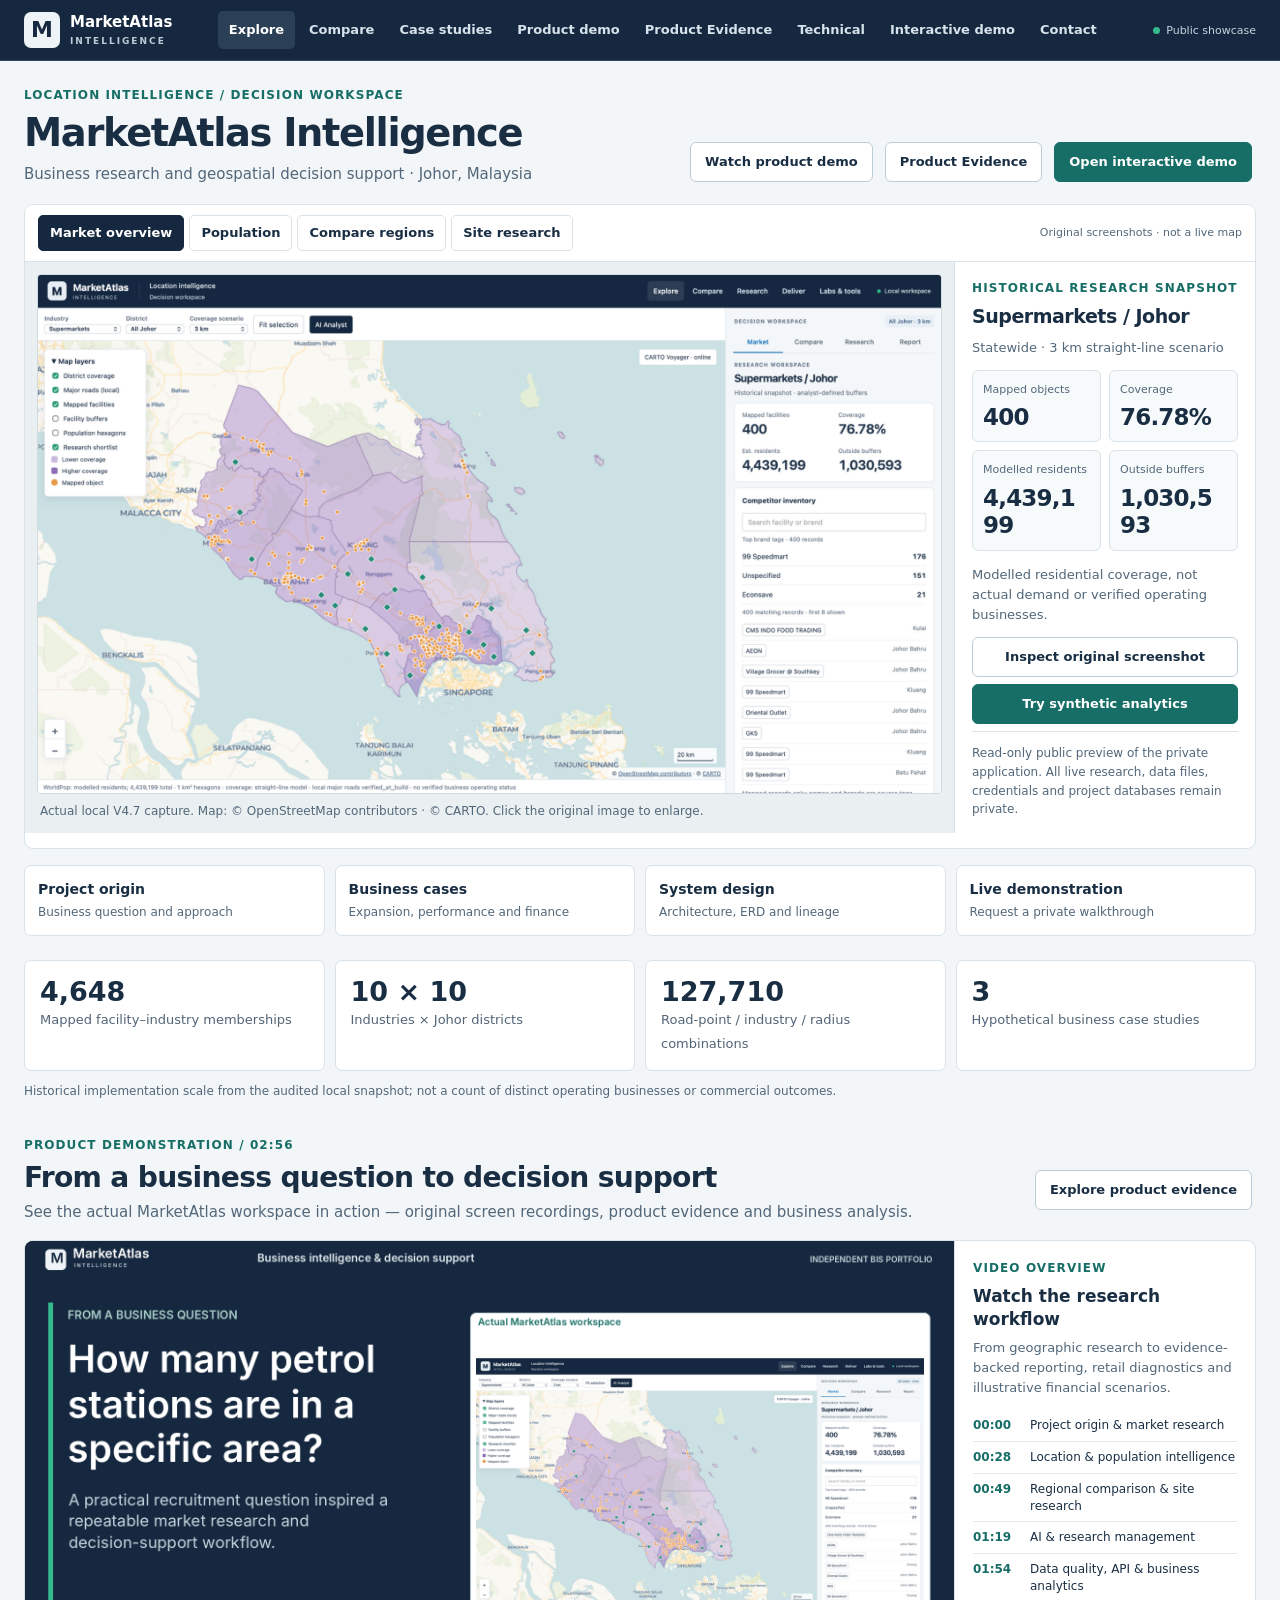
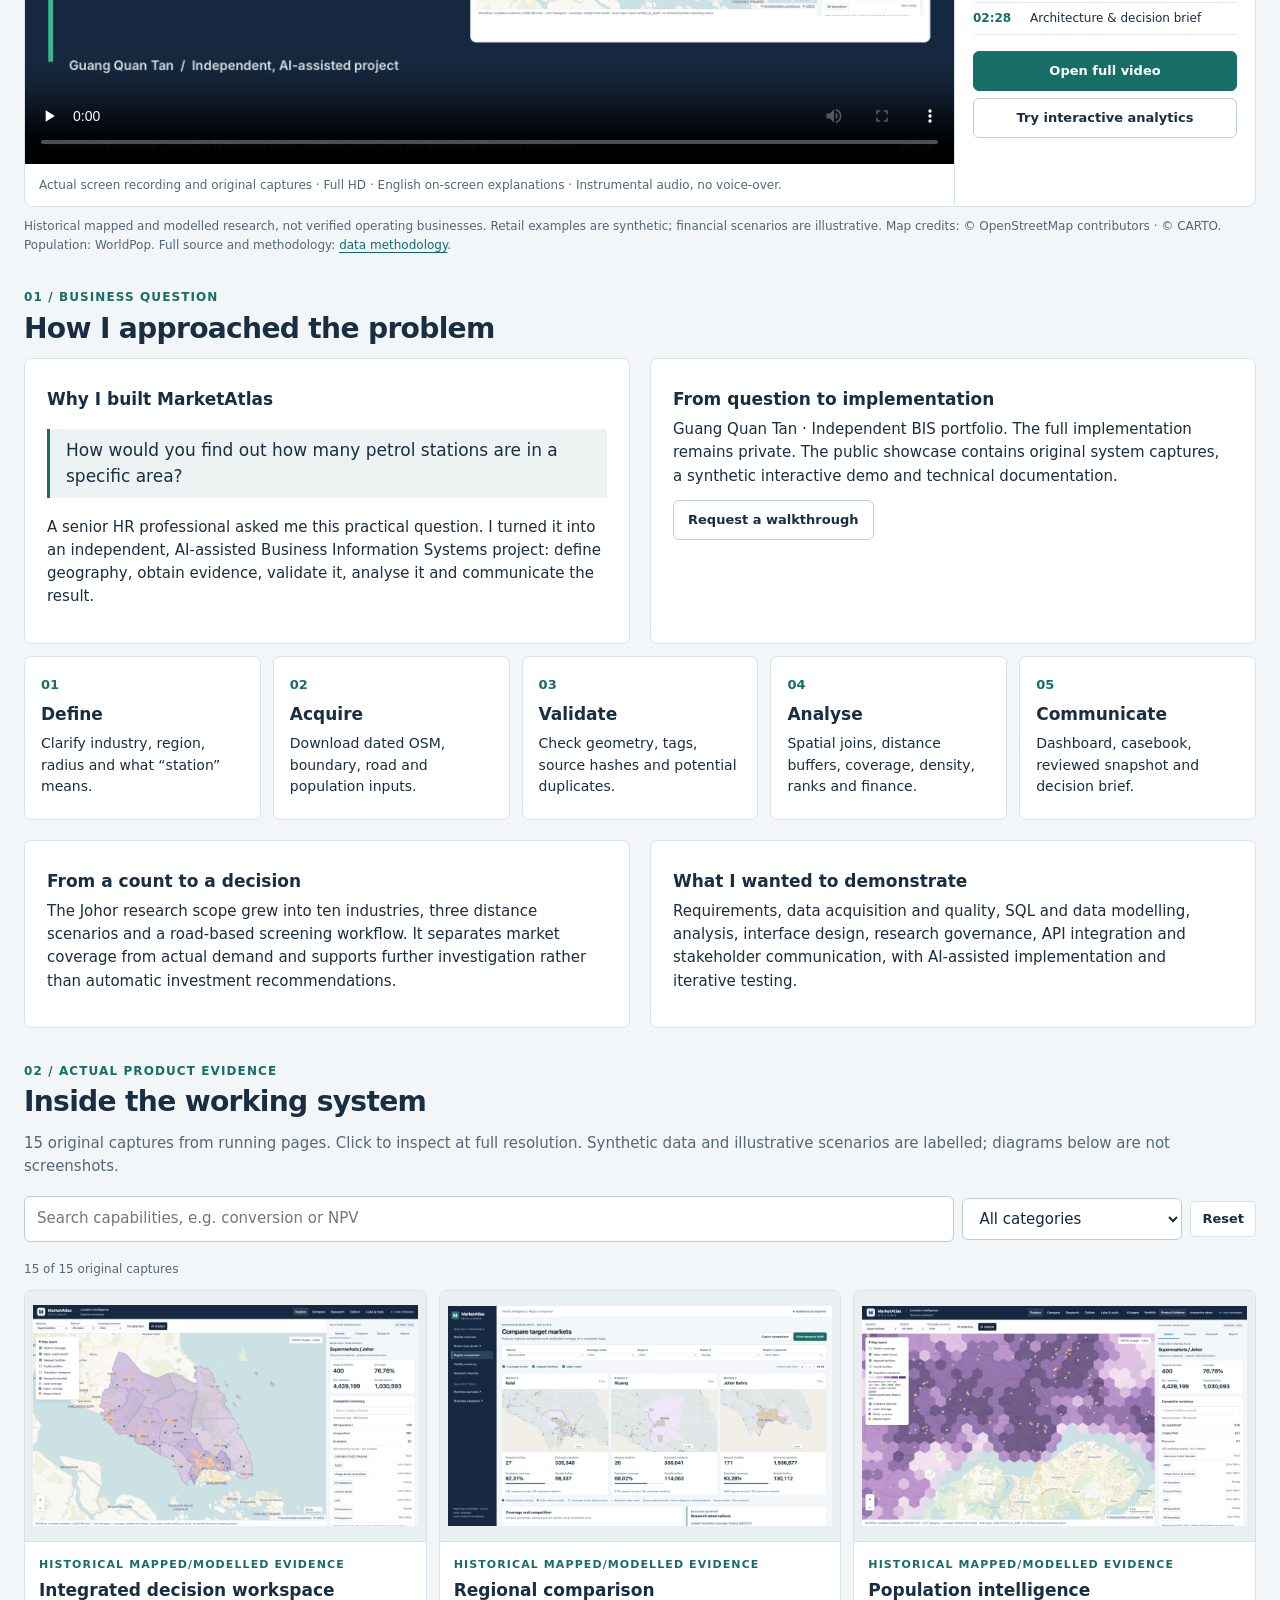
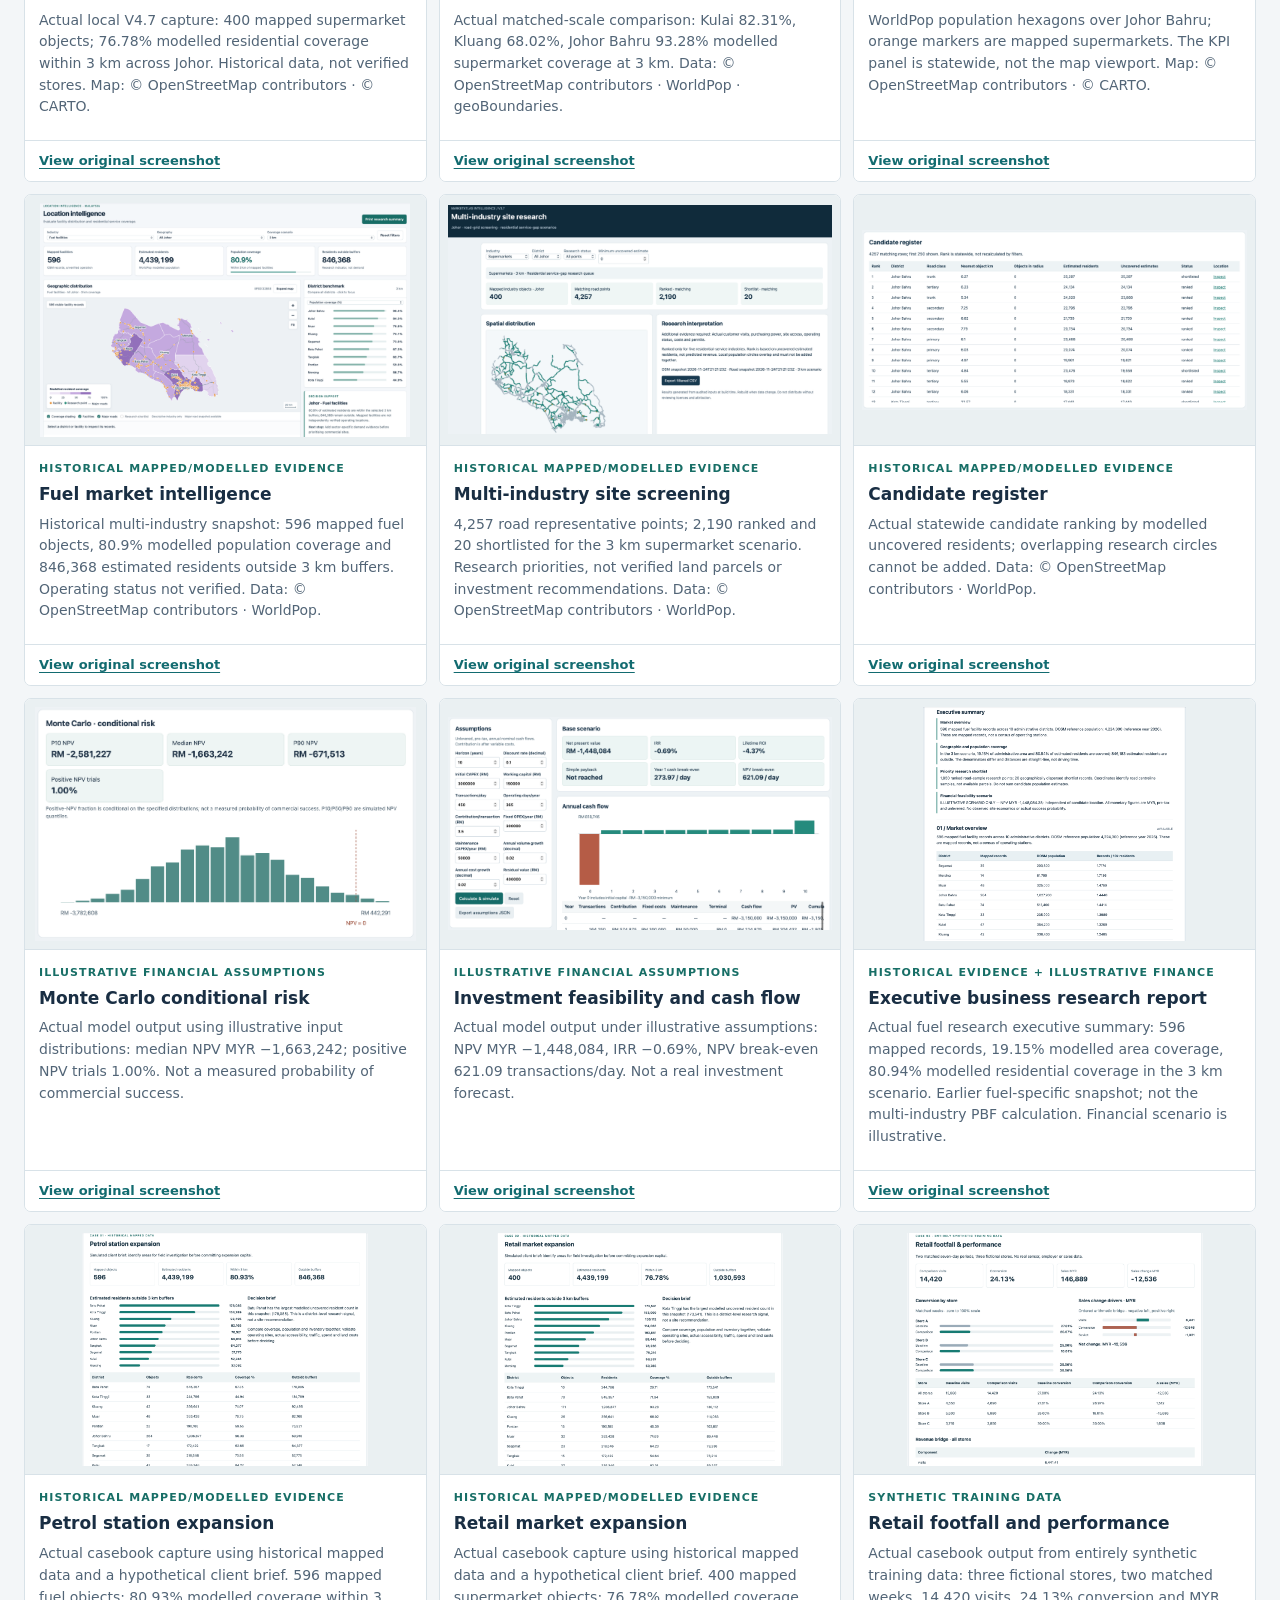
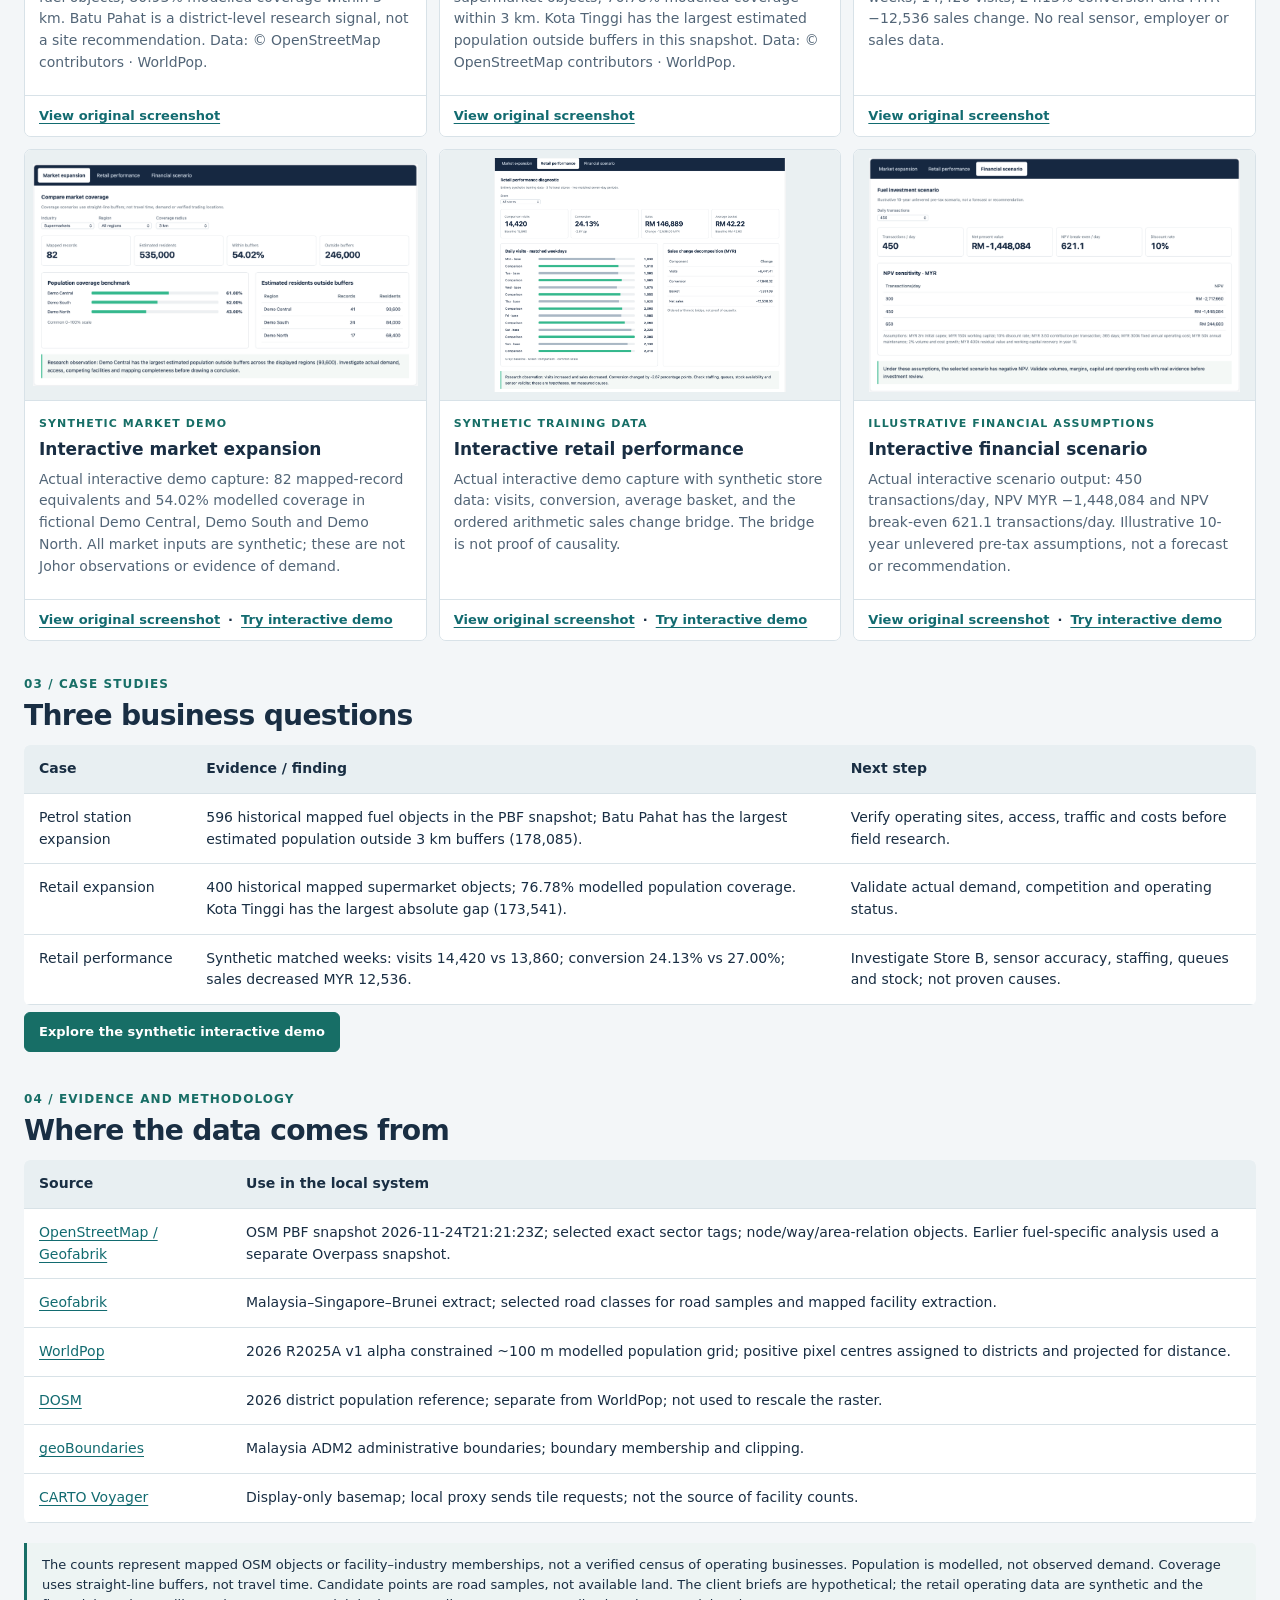
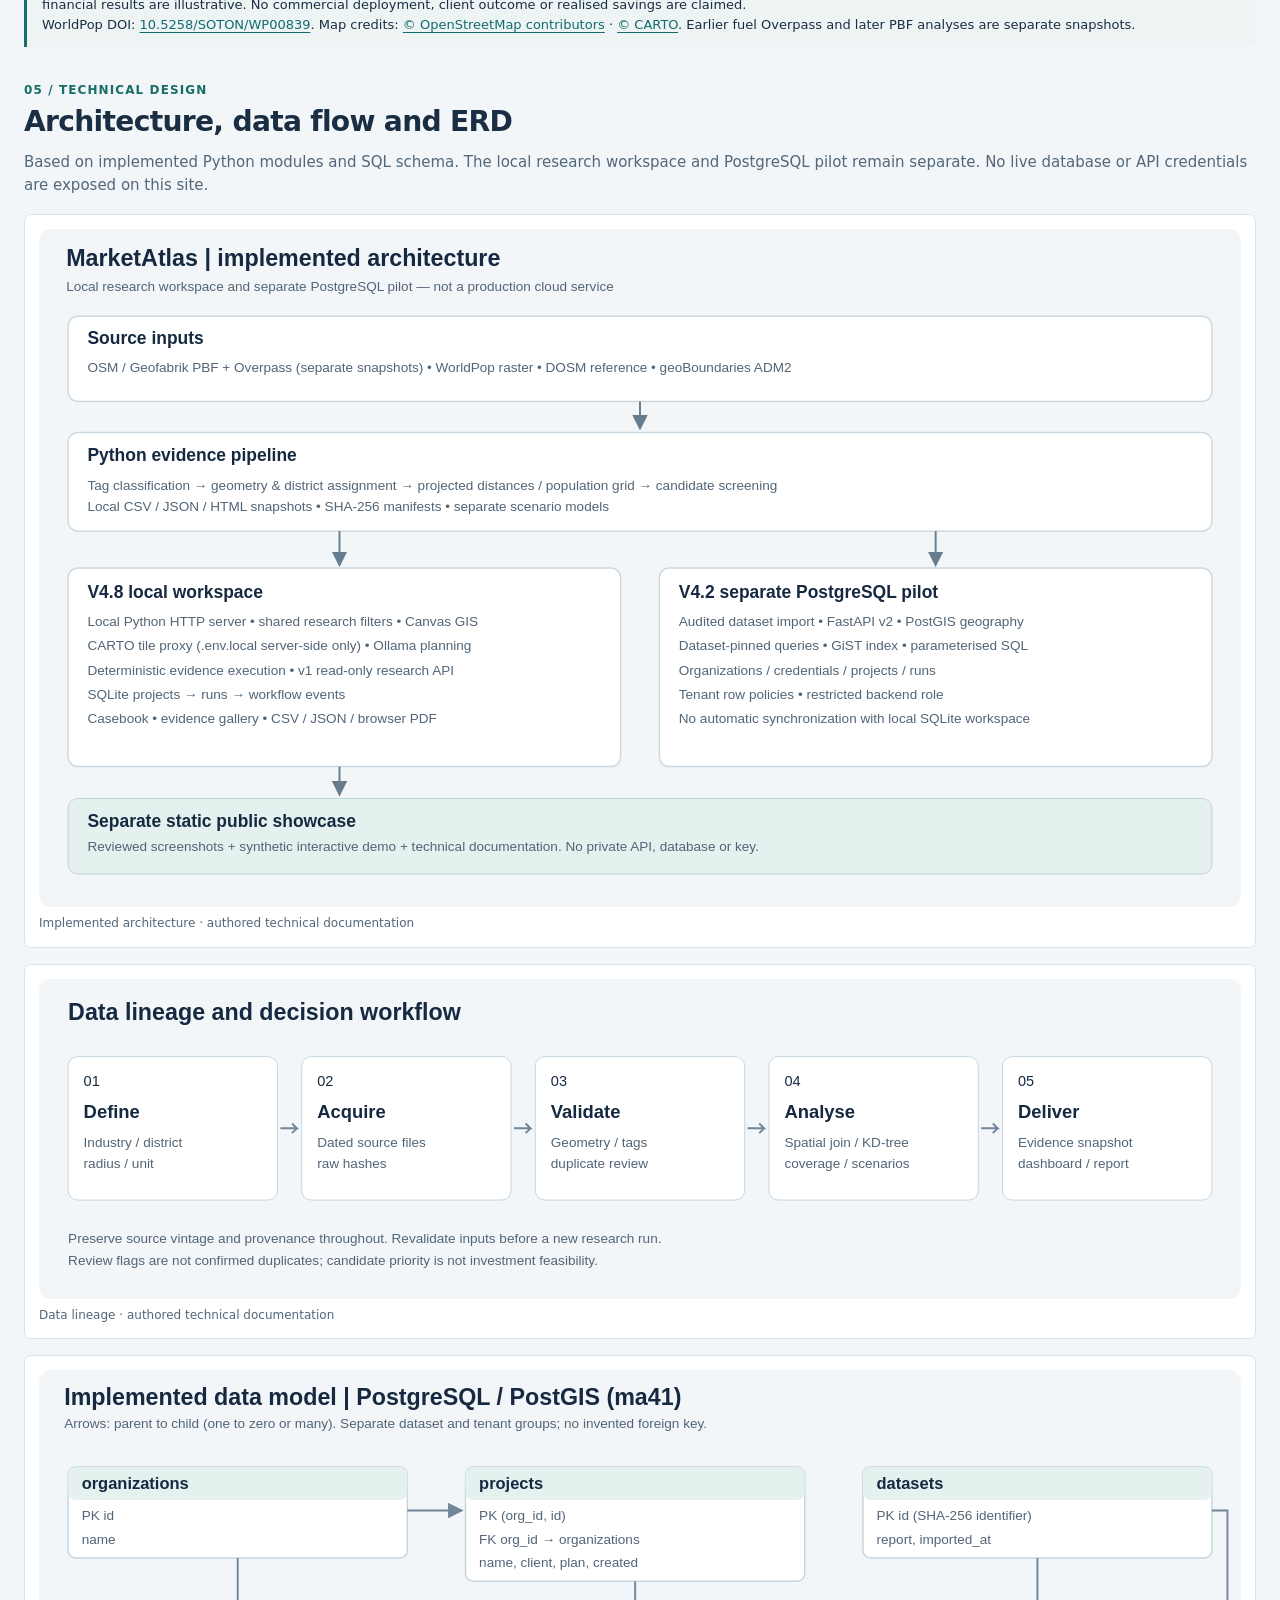
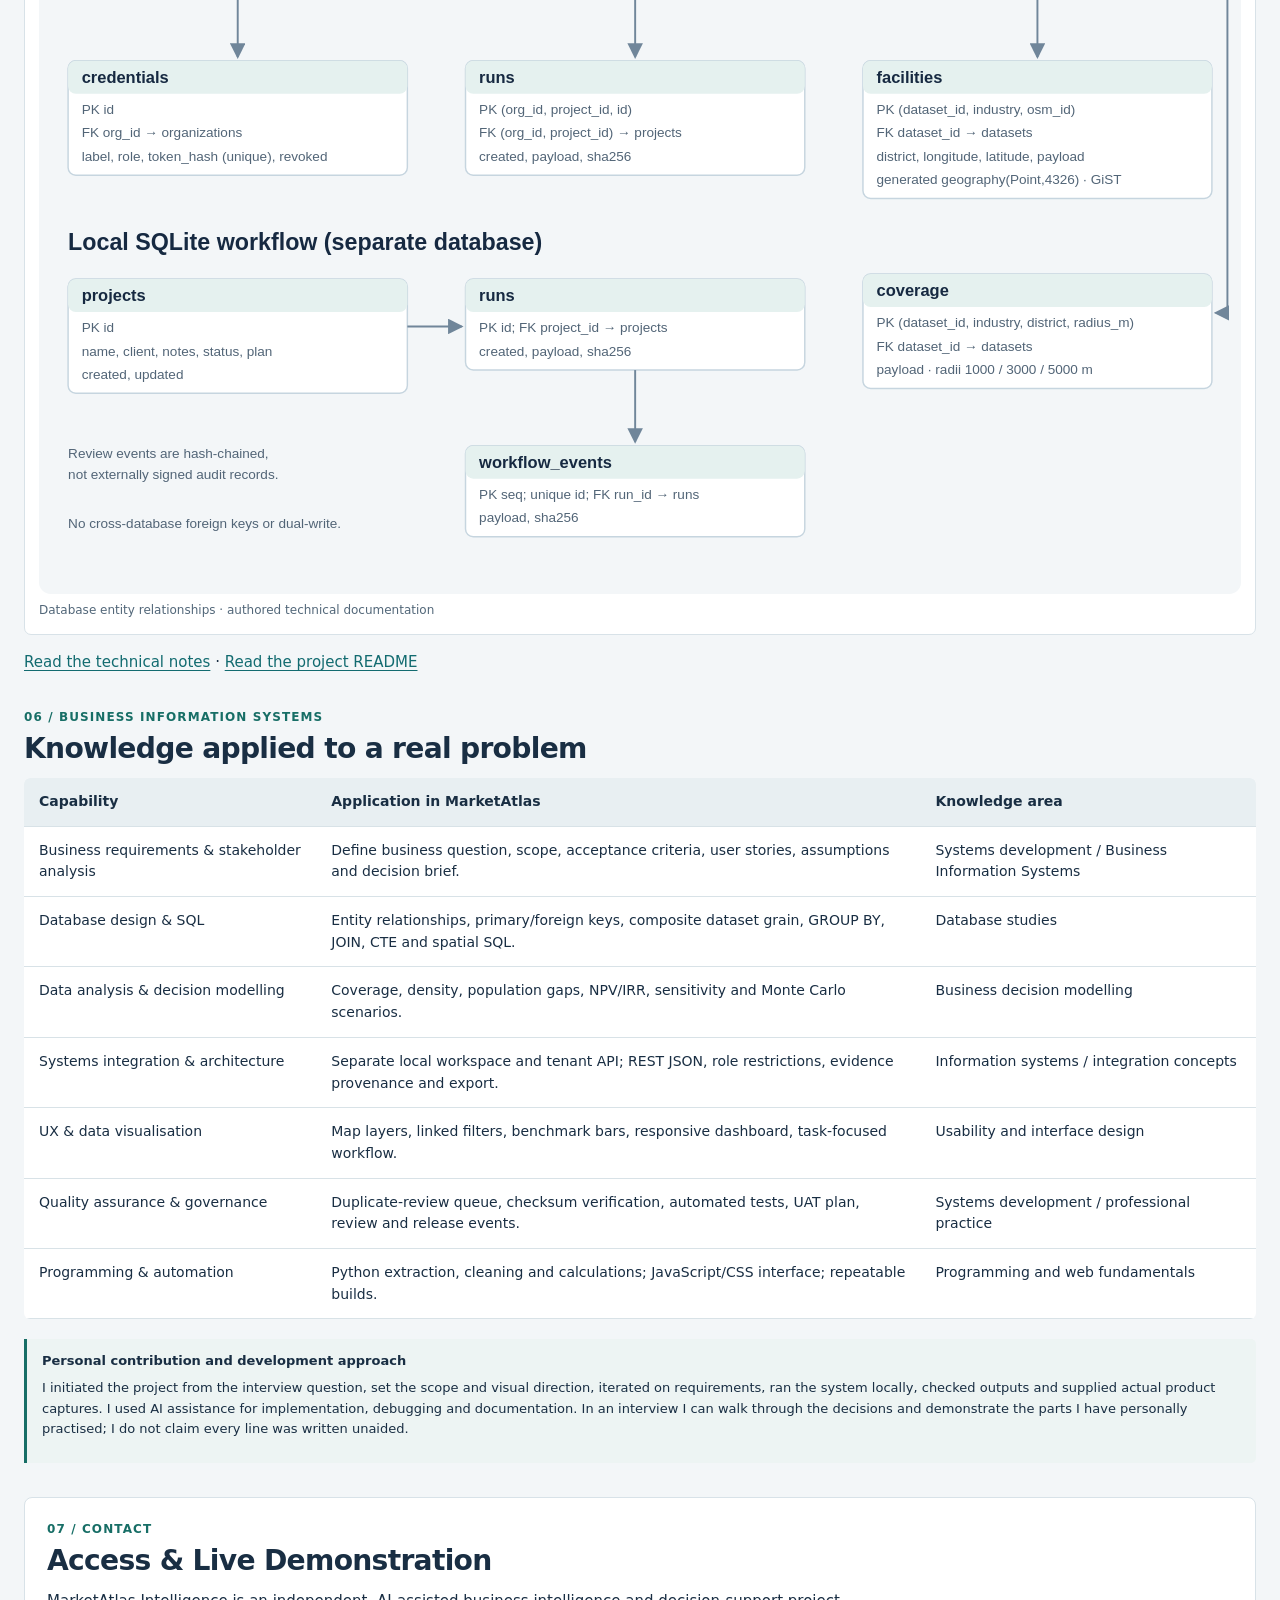
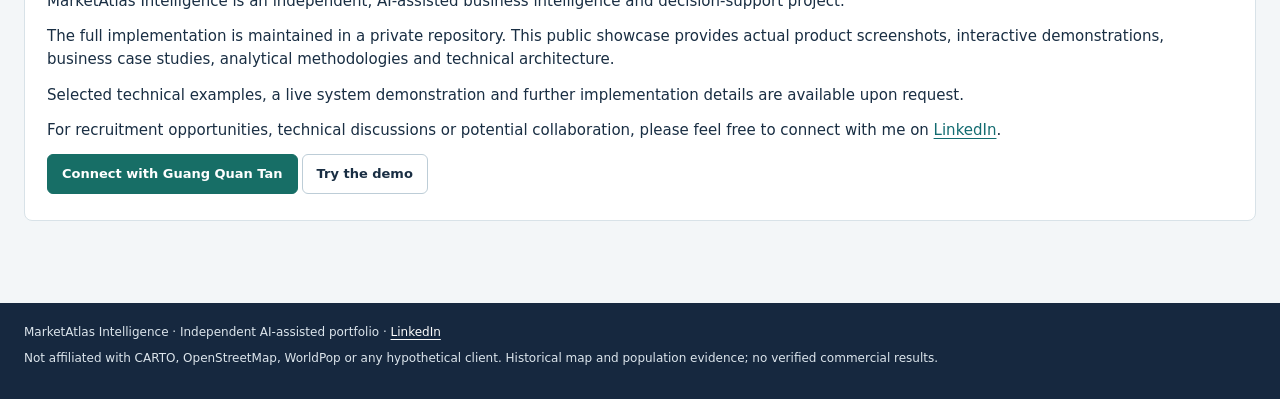
<file: index.html>
<!doctype html><html lang="en"><head><meta charset="utf-8"><meta name="viewport" content="width=device-width,initial-scale=1"><meta name="referrer" content="no-referrer"><meta http-equiv="Content-Security-Policy" content="default-src 'none'; img-src 'self' file:; style-src 'self' 'unsafe-inline'; script-src 'unsafe-inline'; base-uri 'none'; form-action 'none'; connect-src 'none'; media-src 'self' file:"><title>MarketAtlas Intelligence | Guang Quan Tan</title><style>*{box-sizing:border-box}html{scroll-behavior:smooth}body{margin:0;background:#f5f7f8;color:#162941;font:16px/1.62 system-ui,-apple-system,BlinkMacSystemFont,"Segoe UI",sans-serif}a{color:#126b70;text-underline-offset:3px}header{background:#162941;color:white}header .wrap{display:flex;align-items:center;justify-content:space-between;gap:22px;padding:15px 0;flex-wrap:wrap}.brand{display:flex;align-items:center;gap:12px;font-weight:750;color:white;text-decoration:none}.mark{background:#edf2f6;color:#162941;border-radius:7px;width:38px;height:38px;display:grid;place-items:center;font-size:23px}.brand small{display:block;color:#c5d3df;font-weight:500;letter-spacing:2px;font-size:9px}nav{display:flex;gap:18px;flex-wrap:wrap}nav a{color:#dce5ec;text-decoration:none;font-size:14px}.wrap{width:min(1300px,calc(100% - 48px));margin:auto}main{padding:42px 0 60px}.hero{display:grid;grid-template-columns:1.08fr 1fr;gap:30px;align-items:center;margin-bottom:48px}.eyebrow{font-size:12px;font-weight:750;color:#176e66;letter-spacing:1.5px;text-transform:uppercase}h1{font-size:clamp(36px,4.4vw,62px);line-height:1.07;letter-spacing:-.045em;margin:12px 0 20px}h2{font-size:clamp(24px,2.6vw,34px);letter-spacing:-.025em;line-height:1.2;margin:8px 0 14px}h3{font-size:19px;line-height:1.3;margin:7px 0}p{margin:8px 0 16px}.muted{color:#526577}.hero p{font-size:17px}blockquote{margin:18px 0;border-left:3px solid #176e66;padding:8px 16px;background:#edf3f2;font-size:17px}.cta{display:inline-block;background:#162941;color:#fff;text-decoration:none;padding:11px 17px;border-radius:6px;font-weight:650;margin:4px 8px 4px 0}.cta.secondary{background:#fff;color:#162941;border:1px solid #cbd7df}.hero-image,.card{background:#fff;border:1px solid #d5dfe5;border-radius:12px;overflow:hidden}.hero-image img{width:100%;height:auto;display:block}.hero-image figcaption{padding:14px 18px;font-size:13px;color:#526577}figure{margin:0}.metrics{display:grid;grid-template-columns:repeat(4,1fr);gap:12px;margin:0 0 45px}.metric{background:white;padding:20px;border:1px solid #d5dfe5;border-radius:9px}.metric strong{display:block;font-size:31px;line-height:1.2;font-variant-numeric:tabular-nums}.metric span{font-size:13px;color:#526577}.section{margin:48px 0;scroll-margin-top:18px}.flow{display:grid;grid-template-columns:repeat(5,1fr);gap:12px}.flow article{background:#fff;border:1px solid #d5dfe5;border-radius:9px;padding:16px}.flow b{color:#176e66;font-size:13px}.flow p{font-size:14px;margin:5px 0}.gallery{display:grid;grid-template-columns:repeat(3,minmax(0,1fr));gap:16px}.card{display:flex;flex-direction:column}.card .shot{display:grid;place-items:center;min-height:190px;height:220px;background:#eaf0f2;border-bottom:1px solid #d5dfe5;padding:9px}.shot img{max-width:100%;max-height:100%;object-fit:contain;display:block}.card .body{padding:16px;flex:1}.kind{font-size:11px;letter-spacing:.4px;text-transform:uppercase;color:#176e66;font-weight:750}.card p{font-size:14px;color:#526577}.card .foot{padding:0 16px 15px;font-size:13px;font-weight:650}.tools{display:flex;gap:12px;flex-wrap:wrap;margin:18px 0}input,select{padding:10px 12px;border-radius:6px;border:1px solid #bdccd6;background:white;color:#162941;font:inherit}input{flex:1;min-width:190px}button{font:inherit}.diagram{background:#fff;border:1px solid #d5dfe5;padding:12px;border-radius:10px;margin:16px 0}.diagram img{width:100%;display:block}.tablewrap{overflow-x:auto}table{width:100%;border-collapse:collapse;background:white;font-size:14px}th,td{padding:13px 15px;text-align:left;border-bottom:1px solid #d8e2e7;vertical-align:top}th{background:#e8eff2}.callout{border-left:3px solid #176e66;background:#edf3f2;padding:16px 20px;margin:20px 0}.warn{border-left-color:#b5843b;background:#f7f0e3}.two{display:grid;grid-template-columns:1fr 1fr;gap:20px}.two article{padding:22px;background:white;border:1px solid #d5dfe5;border-radius:10px}footer{background:#162941;color:#dce5ec;padding:28px 0}footer a{color:white}small{font-size:12px}a:focus-visible,input:focus-visible,select:focus-visible{outline:3px solid #0878ba;outline-offset:3px}[hidden]{display:none!important}@media(max-width:850px){.hero,.two{grid-template-columns:1fr}.gallery{grid-template-columns:repeat(2,minmax(0,1fr))}.metrics{grid-template-columns:repeat(2,1fr)}.flow{grid-template-columns:repeat(2,1fr)}}@media(max-width:540px){.wrap{width:calc(100% - 28px)}main{padding-top:25px}.gallery,.flow{grid-template-columns:1fr}.metric{padding:13px}.metric strong{font-size:25px}.hero{gap:18px}.card .shot{height:210px}nav{gap:12px}}</style><link rel="stylesheet" href="assets/workspace.css?v=4.9.3"></head><body><header class="ma-header"><div class="wrap"><a class="ma-brand" href="index.html"><span class="mark">M</span><span>MarketAtlas<small>INTELLIGENCE</small></span></a><nav aria-label="Main navigation"><a href="index.html" aria-current="page">Explore</a><a href="demo.html#market">Compare</a><a href="index.html#cases">Case studies</a><a href="index.html#product-demo">Product demo</a><a href="index.html#evidence">Product Evidence</a><a href="index.html#architecture">Technical</a><a href="demo.html">Interactive demo</a><a href="index.html#contact">Contact</a></nav><span class="ma-mode">Public showcase</span></div></header><main class="wrap"><section id="overview" aria-labelledby="workspace-title"><div class="ma-intro"><div><div class="eyebrow">Location intelligence / Decision workspace</div><h1 id="workspace-title">MarketAtlas Intelligence</h1><p>Business research and geospatial decision support · Johor, Malaysia</p></div><div class="ma-actions"><a class="cta secondary" href="#product-demo">Watch product demo</a><a class="cta secondary" href="#evidence">Product Evidence</a><a class="cta" href="demo.html#market">Open interactive demo</a></div></div><div class="ma-workspace"><div class="ma-toolbar" aria-label="Original workspace views"><button type="button" data-capture="command-center" aria-pressed="true">Market overview</button><button type="button" data-capture="population-hexagons" aria-pressed="false">Population</button><button type="button" data-capture="regional-comparison" aria-pressed="false">Compare regions</button><button type="button" data-capture="site-screening" aria-pressed="false">Site research</button><span class="ma-static">Original screenshots · not a live map</span></div><div class="ma-stage"><figure class="ma-canvas"><a id="capture-link" href="assets/command-center.png" target="_blank" rel="noopener"><img id="capture-image" src="assets/command-center.png" alt="Actual integrated decision workspace"></a><figcaption id="capture-caption">Actual local V4.7 capture. Map: © OpenStreetMap contributors · © CARTO. Click the original image to enlarge.</figcaption></figure><aside class="ma-rail" aria-label="Research snapshot"><div class="eyebrow">Historical research snapshot</div><h2 id="capture-title">Supermarkets / Johor</h2><p id="capture-scope">Statewide · 3 km straight-line scenario</p><div class="ma-kpis" id="capture-kpis"><div><span>Mapped objects</span><b>400</b></div><div><span>Coverage</span><b>76.78%</b></div><div><span>Modelled residents</span><b>4,439,199</b></div><div><span>Outside buffers</span><b>1,030,593</b></div></div><p id="capture-summary">Modelled residential coverage, not actual demand or verified operating businesses.</p><a id="capture-original" class="cta secondary" href="assets/command-center.png" target="_blank" rel="noopener">Inspect original screenshot</a><a class="cta" href="demo.html#market">Try synthetic analytics</a><p class="ma-note">Read-only public preview of the private application. All live research, data files, credentials and project databases remain private.</p></aside></div></div><div class="ma-links"><a href="#story"><strong>Project origin</strong><span>Business question and approach</span></a><a href="#cases"><strong>Business cases</strong><span>Expansion, performance and finance</span></a><a href="#architecture"><strong>System design</strong><span>Architecture, ERD and lineage</span></a><a href="#contact"><strong>Live demonstration</strong><span>Request a private walkthrough</span></a></div></section><div class="metrics"><div class="metric"><strong>4,648</strong><span>Mapped facility–industry memberships</span></div><div class="metric"><strong>10 × 10</strong><span>Industries × Johor districts</span></div><div class="metric"><strong>127,710</strong><span>Road-point / industry / radius combinations</span></div><div class="metric"><strong>3</strong><span>Hypothetical business case studies</span></div></div><p class="muted"><small>Historical implementation scale from the audited local snapshot; not a count of distinct operating businesses or commercial outcomes.</small></p><section class="section ma-product-demo" id="product-demo" aria-labelledby="product-demo-title">
<div class="eyebrow">PRODUCT DEMONSTRATION / 02:56</div>
<div class="ma-video-heading"><div><h2 id="product-demo-title">From a business question to decision support</h2><p class="muted">See the actual MarketAtlas workspace in action — original screen recordings, product evidence and business analysis.</p></div><a class="cta secondary" href="#evidence">Explore product evidence</a></div>
<div class="ma-video-layout"><figure class="ma-video-frame"><video id="showcase-video" controls playsinline preload="none" width="1920" height="1080" poster="assets/product-showcase-cover.png" aria-label="MarketAtlas product showcase, two minutes fifty-six seconds"><source src="assets/product-showcase.mp4" type="video/mp4">Your browser does not support embedded MP4 video. <a href="assets/product-showcase.mp4">Open the original video.</a></video><figcaption>Actual screen recording and original captures · Full HD · English on-screen explanations · Instrumental audio, no voice-over.</figcaption></figure>
<aside class="ma-video-detail"><div class="eyebrow">VIDEO OVERVIEW</div><h3>Watch the research workflow</h3><p>From geographic research to evidence-backed reporting, retail diagnostics and illustrative financial scenarios.</p><dl><div><dt>00:00</dt><dd>Project origin &amp; market research</dd></div><div><dt>00:28</dt><dd>Location &amp; population intelligence</dd></div><div><dt>00:49</dt><dd>Regional comparison &amp; site research</dd></div><div><dt>01:19</dt><dd>AI &amp; research management</dd></div><div><dt>01:54</dt><dd>Data quality, API &amp; business analytics</dd></div><div><dt>02:28</dt><dd>Architecture &amp; decision brief</dd></div></dl><a class="cta" href="assets/product-showcase.mp4" target="_blank" rel="noopener">Open full video</a><a class="cta secondary" href="demo.html#market">Try interactive analytics</a></aside></div>
<p class="ma-video-note">Historical mapped and modelled research, not verified operating businesses. Retail examples are synthetic; financial scenarios are illustrative. Map credits: © OpenStreetMap contributors · © CARTO. Population: WorldPop. Full source and methodology: <a href="#method">data methodology</a>.</p></section>
<section class="section" id="story"><div class="eyebrow">01 / Business question</div><h2>How I approached the problem</h2><div class="two" style="margin:12px 0"><article><h3>Why I built MarketAtlas</h3><blockquote>How would you find out how many petrol stations are in a specific area?</blockquote><p>A senior HR professional asked me this practical question. I turned it into an independent, AI-assisted Business Information Systems project: define geography, obtain evidence, validate it, analyse it and communicate the result.</p></article><article><h3>From question to implementation</h3><p>Guang Quan Tan · Independent BIS portfolio. The full implementation remains private. The public showcase contains original system captures, a synthetic interactive demo and technical documentation.</p><a class="cta secondary" href="#contact">Request a walkthrough</a></article></div><div class="flow"><article><b>01</b><h3>Define</h3><p>Clarify industry, region, radius and what “station” means.</p></article><article><b>02</b><h3>Acquire</h3><p>Download dated OSM, boundary, road and population inputs.</p></article><article><b>03</b><h3>Validate</h3><p>Check geometry, tags, source hashes and potential duplicates.</p></article><article><b>04</b><h3>Analyse</h3><p>Spatial joins, distance buffers, coverage, density, ranks and finance.</p></article><article><b>05</b><h3>Communicate</h3><p>Dashboard, casebook, reviewed snapshot and decision brief.</p></article></div><div class="two" style="margin-top:20px"><article><h3>From a count to a decision</h3><p>The Johor research scope grew into ten industries, three distance scenarios and a road-based screening workflow. It separates market coverage from actual demand and supports further investigation rather than automatic investment recommendations.</p></article><article><h3>What I wanted to demonstrate</h3><p>Requirements, data acquisition and quality, SQL and data modelling, analysis, interface design, research governance, API integration and stakeholder communication, with AI-assisted implementation and iterative testing.</p></article></div></section><section class="section" id="evidence"><div class="eyebrow">02 / Actual product evidence</div><h2>Inside the working system</h2><p class="muted">15 original captures from running pages. Click to inspect at full resolution. Synthetic data and illustrative scenarios are labelled; diagrams below are not screenshots.</p><div class="tools"><input id="q" type="search" aria-label="Search product evidence" placeholder="Search capabilities, e.g. conversion or NPV"><select id="group" aria-label="Filter category"><option value="">All categories</option><option>Business case studies</option><option>Financial intelligence</option><option>Interactive analytics</option><option>Location intelligence</option><option>Market intelligence</option><option>Report and delivery</option><option>Site selection</option></select><button class="ma-reset" type="button" id="reset-evidence">Reset</button></div><p id="count" aria-live="polite" class="muted"></p><div class="gallery"><article class="card" data-group="Location intelligence" data-search="integrated decision workspace actual local v4.7 capture: 400 mapped supermarket objects; 76.78% modelled residential coverage within 3 km across johor. historical data, not verified stores. map: © openstreetmap contributors · © carto. historical mapped/modelled evidence"><a class="shot" href="assets/command-center.png" target="_blank" rel="noopener"><img loading="lazy" src="assets/command-center.png" alt="Integrated decision workspace original capture"></a><div class="body"><div class="kind">Historical mapped/modelled evidence</div><h3>Integrated decision workspace</h3><p>Actual local V4.7 capture: 400 mapped supermarket objects; 76.78% modelled residential coverage within 3 km across Johor. Historical data, not verified stores. Map: © OpenStreetMap contributors · © CARTO.</p></div><div class="foot"><a href="assets/command-center.png" target="_blank" rel="noopener">View original screenshot</a></div></article><article class="card" data-group="Market intelligence" data-search="regional comparison actual matched-scale comparison: kulai 82.31%, kluang 68.02%, johor bahru 93.28% modelled supermarket coverage at 3 km. data: © openstreetmap contributors · worldpop · geoboundaries. historical mapped/modelled evidence"><a class="shot" href="assets/regional-comparison.png" target="_blank" rel="noopener"><img loading="lazy" src="assets/regional-comparison.png" alt="Regional comparison original capture"></a><div class="body"><div class="kind">Historical mapped/modelled evidence</div><h3>Regional comparison</h3><p>Actual matched-scale comparison: Kulai 82.31%, Kluang 68.02%, Johor Bahru 93.28% modelled supermarket coverage at 3 km. Data: © OpenStreetMap contributors · WorldPop · geoBoundaries.</p></div><div class="foot"><a href="assets/regional-comparison.png" target="_blank" rel="noopener">View original screenshot</a></div></article><article class="card" data-group="Location intelligence" data-search="population intelligence worldpop population hexagons over johor bahru; orange markers are mapped supermarkets. the kpi panel is statewide, not the map viewport. map: © openstreetmap contributors · © carto. historical mapped/modelled evidence"><a class="shot" href="assets/population-hexagons.png" target="_blank" rel="noopener"><img loading="lazy" src="assets/population-hexagons.png" alt="Population intelligence original capture"></a><div class="body"><div class="kind">Historical mapped/modelled evidence</div><h3>Population intelligence</h3><p>WorldPop population hexagons over Johor Bahru; orange markers are mapped supermarkets. The KPI panel is statewide, not the map viewport. Map: © OpenStreetMap contributors · © CARTO.</p></div><div class="foot"><a href="assets/population-hexagons.png" target="_blank" rel="noopener">View original screenshot</a></div></article><article class="card" data-group="Market intelligence" data-search="fuel market intelligence historical multi-industry snapshot: 596 mapped fuel objects, 80.9% modelled population coverage and 846,368 estimated residents outside 3 km buffers. operating status not verified. data: © openstreetmap contributors · worldpop. historical mapped/modelled evidence"><a class="shot" href="assets/fuel-dashboard.png" target="_blank" rel="noopener"><img loading="lazy" src="assets/fuel-dashboard.png" alt="Fuel market intelligence original capture"></a><div class="body"><div class="kind">Historical mapped/modelled evidence</div><h3>Fuel market intelligence</h3><p>Historical multi-industry snapshot: 596 mapped fuel objects, 80.9% modelled population coverage and 846,368 estimated residents outside 3 km buffers. Operating status not verified. Data: © OpenStreetMap contributors · WorldPop.</p></div><div class="foot"><a href="assets/fuel-dashboard.png" target="_blank" rel="noopener">View original screenshot</a></div></article><article class="card" data-group="Site selection" data-search="multi-industry site screening 4,257 road representative points; 2,190 ranked and 20 shortlisted for the 3 km supermarket scenario. research priorities, not verified land parcels or investment recommendations. data: © openstreetmap contributors · worldpop. historical mapped/modelled evidence"><a class="shot" href="assets/site-screening.png" target="_blank" rel="noopener"><img loading="lazy" src="assets/site-screening.png" alt="Multi-industry site screening original capture"></a><div class="body"><div class="kind">Historical mapped/modelled evidence</div><h3>Multi-industry site screening</h3><p>4,257 road representative points; 2,190 ranked and 20 shortlisted for the 3 km supermarket scenario. Research priorities, not verified land parcels or investment recommendations. Data: © OpenStreetMap contributors · WorldPop.</p></div><div class="foot"><a href="assets/site-screening.png" target="_blank" rel="noopener">View original screenshot</a></div></article><article class="card" data-group="Site selection" data-search="candidate register actual statewide candidate ranking by modelled uncovered residents; overlapping research circles cannot be added. data: © openstreetmap contributors · worldpop. historical mapped/modelled evidence"><a class="shot" href="assets/candidate-register.png" target="_blank" rel="noopener"><img loading="lazy" src="assets/candidate-register.png" alt="Candidate register original capture"></a><div class="body"><div class="kind">Historical mapped/modelled evidence</div><h3>Candidate register</h3><p>Actual statewide candidate ranking by modelled uncovered residents; overlapping research circles cannot be added. Data: © OpenStreetMap contributors · WorldPop.</p></div><div class="foot"><a href="assets/candidate-register.png" target="_blank" rel="noopener">View original screenshot</a></div></article><article class="card" data-group="Financial intelligence" data-search="monte carlo conditional risk actual model output using illustrative input distributions: median npv myr −1,663,242; positive npv trials 1.00%. not a measured probability of commercial success. illustrative financial assumptions"><a class="shot" href="assets/finance-risk.png" target="_blank" rel="noopener"><img loading="lazy" src="assets/finance-risk.png" alt="Monte Carlo conditional risk original capture"></a><div class="body"><div class="kind">Illustrative financial assumptions</div><h3>Monte Carlo conditional risk</h3><p>Actual model output using illustrative input distributions: median NPV MYR −1,663,242; positive NPV trials 1.00%. Not a measured probability of commercial success.</p></div><div class="foot"><a href="assets/finance-risk.png" target="_blank" rel="noopener">View original screenshot</a></div></article><article class="card" data-group="Financial intelligence" data-search="investment feasibility and cash flow actual model output under illustrative assumptions: npv myr −1,448,084, irr −0.69%, npv break-even 621.09 transactions/day. not a real investment forecast. illustrative financial assumptions"><a class="shot" href="assets/finance-base.png" target="_blank" rel="noopener"><img loading="lazy" src="assets/finance-base.png" alt="Investment feasibility and cash flow original capture"></a><div class="body"><div class="kind">Illustrative financial assumptions</div><h3>Investment feasibility and cash flow</h3><p>Actual model output under illustrative assumptions: NPV MYR −1,448,084, IRR −0.69%, NPV break-even 621.09 transactions/day. Not a real investment forecast.</p></div><div class="foot"><a href="assets/finance-base.png" target="_blank" rel="noopener">View original screenshot</a></div></article><article class="card" data-group="Report and delivery" data-search="executive business research report actual fuel research executive summary: 596 mapped records, 19.15% modelled area coverage, 80.94% modelled residential coverage in the 3 km scenario. earlier fuel-specific snapshot; not the multi-industry pbf calculation. financial scenario is illustrative. historical evidence + illustrative finance"><a class="shot" href="assets/executive-report.png" target="_blank" rel="noopener"><img loading="lazy" src="assets/executive-report.png" alt="Executive business research report original capture"></a><div class="body"><div class="kind">Historical evidence + illustrative finance</div><h3>Executive business research report</h3><p>Actual fuel research executive summary: 596 mapped records, 19.15% modelled area coverage, 80.94% modelled residential coverage in the 3 km scenario. Earlier fuel-specific snapshot; not the multi-industry PBF calculation. Financial scenario is illustrative.</p></div><div class="foot"><a href="assets/executive-report.png" target="_blank" rel="noopener">View original screenshot</a></div></article><article class="card" data-group="Business case studies" data-search="petrol station expansion actual casebook capture using historical mapped data and a hypothetical client brief. 596 mapped fuel objects; 80.93% modelled coverage within 3 km. batu pahat is a district-level research signal, not a site recommendation. data: © openstreetmap contributors · worldpop. historical mapped/modelled evidence"><a class="shot" href="assets/case-fuel.png" target="_blank" rel="noopener"><img loading="lazy" src="assets/case-fuel.png" alt="Petrol station expansion original capture"></a><div class="body"><div class="kind">Historical mapped/modelled evidence</div><h3>Petrol station expansion</h3><p>Actual casebook capture using historical mapped data and a hypothetical client brief. 596 mapped fuel objects; 80.93% modelled coverage within 3 km. Batu Pahat is a district-level research signal, not a site recommendation. Data: © OpenStreetMap contributors · WorldPop.</p></div><div class="foot"><a href="assets/case-fuel.png" target="_blank" rel="noopener">View original screenshot</a></div></article><article class="card" data-group="Business case studies" data-search="retail market expansion actual casebook capture using historical mapped data and a hypothetical client brief. 400 mapped supermarket objects; 76.78% modelled coverage within 3 km. kota tinggi has the largest estimated population outside buffers in this snapshot. data: © openstreetmap contributors · worldpop. historical mapped/modelled evidence"><a class="shot" href="assets/case-retail.png" target="_blank" rel="noopener"><img loading="lazy" src="assets/case-retail.png" alt="Retail market expansion original capture"></a><div class="body"><div class="kind">Historical mapped/modelled evidence</div><h3>Retail market expansion</h3><p>Actual casebook capture using historical mapped data and a hypothetical client brief. 400 mapped supermarket objects; 76.78% modelled coverage within 3 km. Kota Tinggi has the largest estimated population outside buffers in this snapshot. Data: © OpenStreetMap contributors · WorldPop.</p></div><div class="foot"><a href="assets/case-retail.png" target="_blank" rel="noopener">View original screenshot</a></div></article><article class="card" data-group="Business case studies" data-search="retail footfall and performance actual casebook output from entirely synthetic training data: three fictional stores, two matched weeks, 14,420 visits, 24.13% conversion and myr −12,536 sales change. no real sensor, employer or sales data. synthetic training data"><a class="shot" href="assets/case-footfall.png" target="_blank" rel="noopener"><img loading="lazy" src="assets/case-footfall.png" alt="Retail footfall and performance original capture"></a><div class="body"><div class="kind">Synthetic training data</div><h3>Retail footfall and performance</h3><p>Actual casebook output from entirely synthetic training data: three fictional stores, two matched weeks, 14,420 visits, 24.13% conversion and MYR −12,536 sales change. No real sensor, employer or sales data.</p></div><div class="foot"><a href="assets/case-footfall.png" target="_blank" rel="noopener">View original screenshot</a></div></article><article class="card" data-group="Interactive analytics" data-search="interactive market expansion actual interactive demo capture: 82 mapped-record equivalents and 54.02% modelled coverage in fictional demo central, demo south and demo north. all market inputs are synthetic; these are not johor observations or evidence of demand. synthetic market demo"><a class="shot" href="assets/demo-market.png" target="_blank" rel="noopener"><img loading="lazy" src="assets/demo-market.png" alt="Interactive market expansion original capture"></a><div class="body"><div class="kind">Synthetic market demo</div><h3>Interactive market expansion</h3><p>Actual interactive demo capture: 82 mapped-record equivalents and 54.02% modelled coverage in fictional Demo Central, Demo South and Demo North. All market inputs are synthetic; these are not Johor observations or evidence of demand.</p></div><div class="foot"><a href="assets/demo-market.png" target="_blank" rel="noopener">View original screenshot</a> · <a href="demo.html#market">Try interactive demo</a></div></article><article class="card" data-group="Interactive analytics" data-search="interactive retail performance actual interactive demo capture with synthetic store data: visits, conversion, average basket, and the ordered arithmetic sales change bridge. the bridge is not proof of causality. synthetic training data"><a class="shot" href="assets/demo-retail.png" target="_blank" rel="noopener"><img loading="lazy" src="assets/demo-retail.png" alt="Interactive retail performance original capture"></a><div class="body"><div class="kind">Synthetic training data</div><h3>Interactive retail performance</h3><p>Actual interactive demo capture with synthetic store data: visits, conversion, average basket, and the ordered arithmetic sales change bridge. The bridge is not proof of causality.</p></div><div class="foot"><a href="assets/demo-retail.png" target="_blank" rel="noopener">View original screenshot</a> · <a href="demo.html#retail">Try interactive demo</a></div></article><article class="card" data-group="Interactive analytics" data-search="interactive financial scenario actual interactive scenario output: 450 transactions/day, npv myr −1,448,084 and npv break-even 621.1 transactions/day. illustrative 10-year unlevered pre-tax assumptions, not a forecast or recommendation. illustrative financial assumptions"><a class="shot" href="assets/demo-finance.png" target="_blank" rel="noopener"><img loading="lazy" src="assets/demo-finance.png" alt="Interactive financial scenario original capture"></a><div class="body"><div class="kind">Illustrative financial assumptions</div><h3>Interactive financial scenario</h3><p>Actual interactive scenario output: 450 transactions/day, NPV MYR −1,448,084 and NPV break-even 621.1 transactions/day. Illustrative 10-year unlevered pre-tax assumptions, not a forecast or recommendation.</p></div><div class="foot"><a href="assets/demo-finance.png" target="_blank" rel="noopener">View original screenshot</a> · <a href="demo.html#finance">Try interactive demo</a></div></article></div></section><section class="section" id="cases"><div class="eyebrow">03 / Case studies</div><h2>Three business questions</h2><div class="tablewrap"><table><thead><tr><th>Case</th><th>Evidence / finding</th><th>Next step</th></tr></thead><tbody><tr><td>Petrol station expansion</td><td>596 historical mapped fuel objects in the PBF snapshot; Batu Pahat has the largest estimated population outside 3 km buffers (178,085).</td><td>Verify operating sites, access, traffic and costs before field research.</td></tr><tr><td>Retail expansion</td><td>400 historical mapped supermarket objects; 76.78% modelled population coverage. Kota Tinggi has the largest absolute gap (173,541).</td><td>Validate actual demand, competition and operating status.</td></tr><tr><td>Retail performance</td><td>Synthetic matched weeks: visits 14,420 vs 13,860; conversion 24.13% vs 27.00%; sales decreased MYR 12,536.</td><td>Investigate Store B, sensor accuracy, staffing, queues and stock; not proven causes.</td></tr></tbody></table></div><p><a class="cta" href="demo.html">Explore the synthetic interactive demo</a></p></section><section class="section" id="method"><div class="eyebrow">04 / Evidence and methodology</div><h2>Where the data comes from</h2><div class="tablewrap"><table><thead><tr><th>Source</th><th>Use in the local system</th></tr></thead><tbody><tr><td><a href="https://www.openstreetmap.org/copyright">OpenStreetMap / Geofabrik</a></td><td>OSM PBF snapshot 2026-11-24T21:21:23Z; selected exact sector tags; node/way/area-relation objects. Earlier fuel-specific analysis used a separate Overpass snapshot.</td></tr><tr><td><a href="https://download.geofabrik.de/asia/malaysia-singapore-brunei.html">Geofabrik</a></td><td>Malaysia–Singapore–Brunei extract; selected road classes for road samples and mapped facility extraction.</td></tr><tr><td><a href="https://hub.worldpop.org/geodata/summary?id=74272">WorldPop</a></td><td>2026 R2025A v1 alpha constrained ~100 m modelled population grid; positive pixel centres assigned to districts and projected for distance.</td></tr><tr><td><a href="https://open.dosm.gov.my/">DOSM</a></td><td>2026 district population reference; separate from WorldPop; not used to rescale the raster.</td></tr><tr><td><a href="https://www.geoboundaries.org/">geoBoundaries</a></td><td>Malaysia ADM2 administrative boundaries; boundary membership and clipping.</td></tr><tr><td><a href="https://carto.com/attribution/">CARTO Voyager</a></td><td>Display-only basemap; local proxy sends tile requests; not the source of facility counts.</td></tr></tbody></table></div><div class="callout">The counts represent mapped OSM objects or facility–industry memberships, not a verified census of operating businesses. Population is modelled, not observed demand. Coverage uses straight-line buffers, not travel time. Candidate points are road samples, not available land. The client briefs are hypothetical; the retail operating data are synthetic and the financial results are illustrative. No commercial deployment, client outcome or realised savings are claimed.<br>WorldPop DOI: <a href="https://doi.org/10.5258/SOTON/WP00839">10.5258/SOTON/WP00839</a>. Map credits: <a href="https://www.openstreetmap.org/copyright">© OpenStreetMap contributors</a> · <a href="https://carto.com/attribution/">© CARTO</a>. Earlier fuel Overpass and later PBF analyses are separate snapshots.</div></section><section class="section" id="architecture"><div class="eyebrow">05 / Technical design</div><h2>Architecture, data flow and ERD</h2><p class="muted">Based on implemented Python modules and SQL schema. The local research workspace and PostgreSQL pilot remain separate. No live database or API credentials are exposed on this site.</p><figure class="diagram"><a href="assets/architecture.svg" target="_blank" rel="noopener"><img src="assets/architecture.svg" alt="Implemented architecture"></a><figcaption class="muted">Implemented architecture · authored technical documentation</figcaption></figure><figure class="diagram"><a href="assets/data-flow.svg" target="_blank" rel="noopener"><img src="assets/data-flow.svg" alt="Data lineage"></a><figcaption class="muted">Data lineage · authored technical documentation</figcaption></figure><figure class="diagram"><a href="assets/erd.svg" target="_blank" rel="noopener"><img src="assets/erd.svg" alt="Database entity relationships"></a><figcaption class="muted">Database entity relationships · authored technical documentation</figcaption></figure><p><a href="https://github.com/WilliamTangq/MarketAtlas-Showcase/blob/main/TECHNICAL.md">Read the technical notes</a> · <a href="https://github.com/WilliamTangq/MarketAtlas-Showcase#readme">Read the project README</a></p></section><section class="section" id="skills"><div class="eyebrow">06 / Business Information Systems</div><h2>Knowledge applied to a real problem</h2><div class="tablewrap"><table><thead><tr><th>Capability</th><th>Application in MarketAtlas</th><th>Knowledge area</th></tr></thead><tbody><tr><td>Business requirements &amp; stakeholder analysis</td><td>Define business question, scope, acceptance criteria, user stories, assumptions and decision brief.</td><td>Systems development / Business Information Systems</td></tr><tr><td>Database design &amp; SQL</td><td>Entity relationships, primary/foreign keys, composite dataset grain, GROUP BY, JOIN, CTE and spatial SQL.</td><td>Database studies</td></tr><tr><td>Data analysis &amp; decision modelling</td><td>Coverage, density, population gaps, NPV/IRR, sensitivity and Monte Carlo scenarios.</td><td>Business decision modelling</td></tr><tr><td>Systems integration &amp; architecture</td><td>Separate local workspace and tenant API; REST JSON, role restrictions, evidence provenance and export.</td><td>Information systems / integration concepts</td></tr><tr><td>UX &amp; data visualisation</td><td>Map layers, linked filters, benchmark bars, responsive dashboard, task-focused workflow.</td><td>Usability and interface design</td></tr><tr><td>Quality assurance &amp; governance</td><td>Duplicate-review queue, checksum verification, automated tests, UAT plan, review and release events.</td><td>Systems development / professional practice</td></tr><tr><td>Programming &amp; automation</td><td>Python extraction, cleaning and calculations; JavaScript/CSS interface; repeatable builds.</td><td>Programming and web fundamentals</td></tr></tbody></table></div><div class="callout"><b>Personal contribution and development approach</b><p>I initiated the project from the interview question, set the scope and visual direction, iterated on requirements, ran the system locally, checked outputs and supplied actual product captures. I used AI assistance for implementation, debugging and documentation. In an interview I can walk through the decisions and demonstrate the parts I have personally practised; I do not claim every line was written unaided.</p></div></section><section id="contact" class="section"><div class="eyebrow">07 / Contact</div><h2>Access &amp; Live Demonstration</h2><p>MarketAtlas Intelligence is an independent, AI-assisted business intelligence and decision-support project.</p><p>The full implementation is maintained in a private repository. This public showcase provides actual product screenshots, interactive demonstrations, business case studies, analytical methodologies and technical architecture.</p><p>Selected technical examples, a live system demonstration and further implementation details are available upon request.</p><p>For recruitment opportunities, technical discussions or potential collaboration, please feel free to connect with me on <a href="https://www.linkedin.com/in/williamtangq/">LinkedIn</a>.</p><a class="cta" href="https://www.linkedin.com/in/williamtangq/">Connect with Guang Quan Tan</a><a class="cta secondary" href="demo.html">Try the demo</a></section></main><footer><div class="wrap">MarketAtlas Intelligence · Independent AI-assisted portfolio · <a href="https://www.linkedin.com/in/williamtangq/">LinkedIn</a><p><small>Not affiliated with CARTO, OpenStreetMap, WorldPop or any hypothetical client. Historical map and population evidence; no verified commercial results.</small></p></div></footer><script>const q=document.getElementById('q'),g=document.getElementById('group'),cards=[...document.querySelectorAll('.card[data-group]')];function filter(){let n=0;for(const c of cards){c.hidden=!!((g.value&&g.value!==c.dataset.group)||!c.dataset.search.includes(q.value.trim().toLowerCase()));if(!c.hidden)n++}document.getElementById('count').textContent=n+' of '+cards.length+' original captures'+(n===0?' · Try a different search.':'')}q.addEventListener('input',filter);g.addEventListener('change',filter);filter();</script><script>(()=>{const views={
"command-center":{title:"Supermarkets / Johor",scope:"Statewide · 3 km straight-line scenario",stats:[["Mapped objects","400"],["Coverage","76.78%"],["Modelled residents","4,439,199"],["Outside buffers","1,030,593"]],summary:"Modelled residential coverage, not actual demand or verified operating businesses."},
"population-hexagons":{title:"Population intelligence",scope:"Johor Bahru map view · statewide KPI scope",stats:[["Mapped objects","400"],["Statewide coverage","76.78%"],["Modelled residents","4,439,199"],["Nominal hex area","1 km²"]],summary:"WorldPop modelled residents by hexagon. The visible map extent is not the KPI denominator."},
"regional-comparison":{title:"Regional comparison",scope:"Supermarkets · matched 3 km scenario",stats:[["Kulai coverage","82.31%"],["Kluang coverage","68.02%"],["Johor Bahru coverage","93.28%"],["Compared districts","3"]],summary:"Compare percentages with absolute uncovered population. These are historical modelled indicators."},
"site-screening":{title:"Site research",scope:"Supermarkets · statewide 3 km scenario",stats:[["Mapped objects","400"],["Road representatives","4,257"],["Ranked points","2,190"],["Shortlist","20"]],summary:"Road-grid research points are not available land parcels or investment recommendations."}};
const el=id=>document.getElementById(id);const buttons=[...document.querySelectorAll("[data-capture]")];for(const button of buttons)button.addEventListener("click",()=>{const k=button.dataset.capture,v=views[k],path="assets/"+k+".png",card=[...document.querySelectorAll(".card[data-group]")].find(c=>c.querySelector("img").getAttribute("src")===path);if(!v||!card)return;for(const b of buttons)b.setAttribute("aria-pressed",String(b===button));el("capture-image").src=path;el("capture-image").alt=card.querySelector("img").alt;el("capture-link").href=path;el("capture-original").href=path;el("capture-title").textContent=v.title;el("capture-scope").textContent=v.scope;el("capture-summary").textContent=v.summary;el("capture-caption").textContent=card.querySelector(".body p").textContent+" Click the original image to enlarge.";el("capture-kpis").replaceChildren(...v.stats.map(([label,value])=>{const div=document.createElement("div"),s=document.createElement("span"),b=document.createElement("b");s.textContent=label;b.textContent=value;div.append(s,b);return div}));});el("reset-evidence").addEventListener("click",()=>{el("q").value="";el("group").value="";el("q").dispatchEvent(new Event("input"));});})();</script></body></html>
</file>
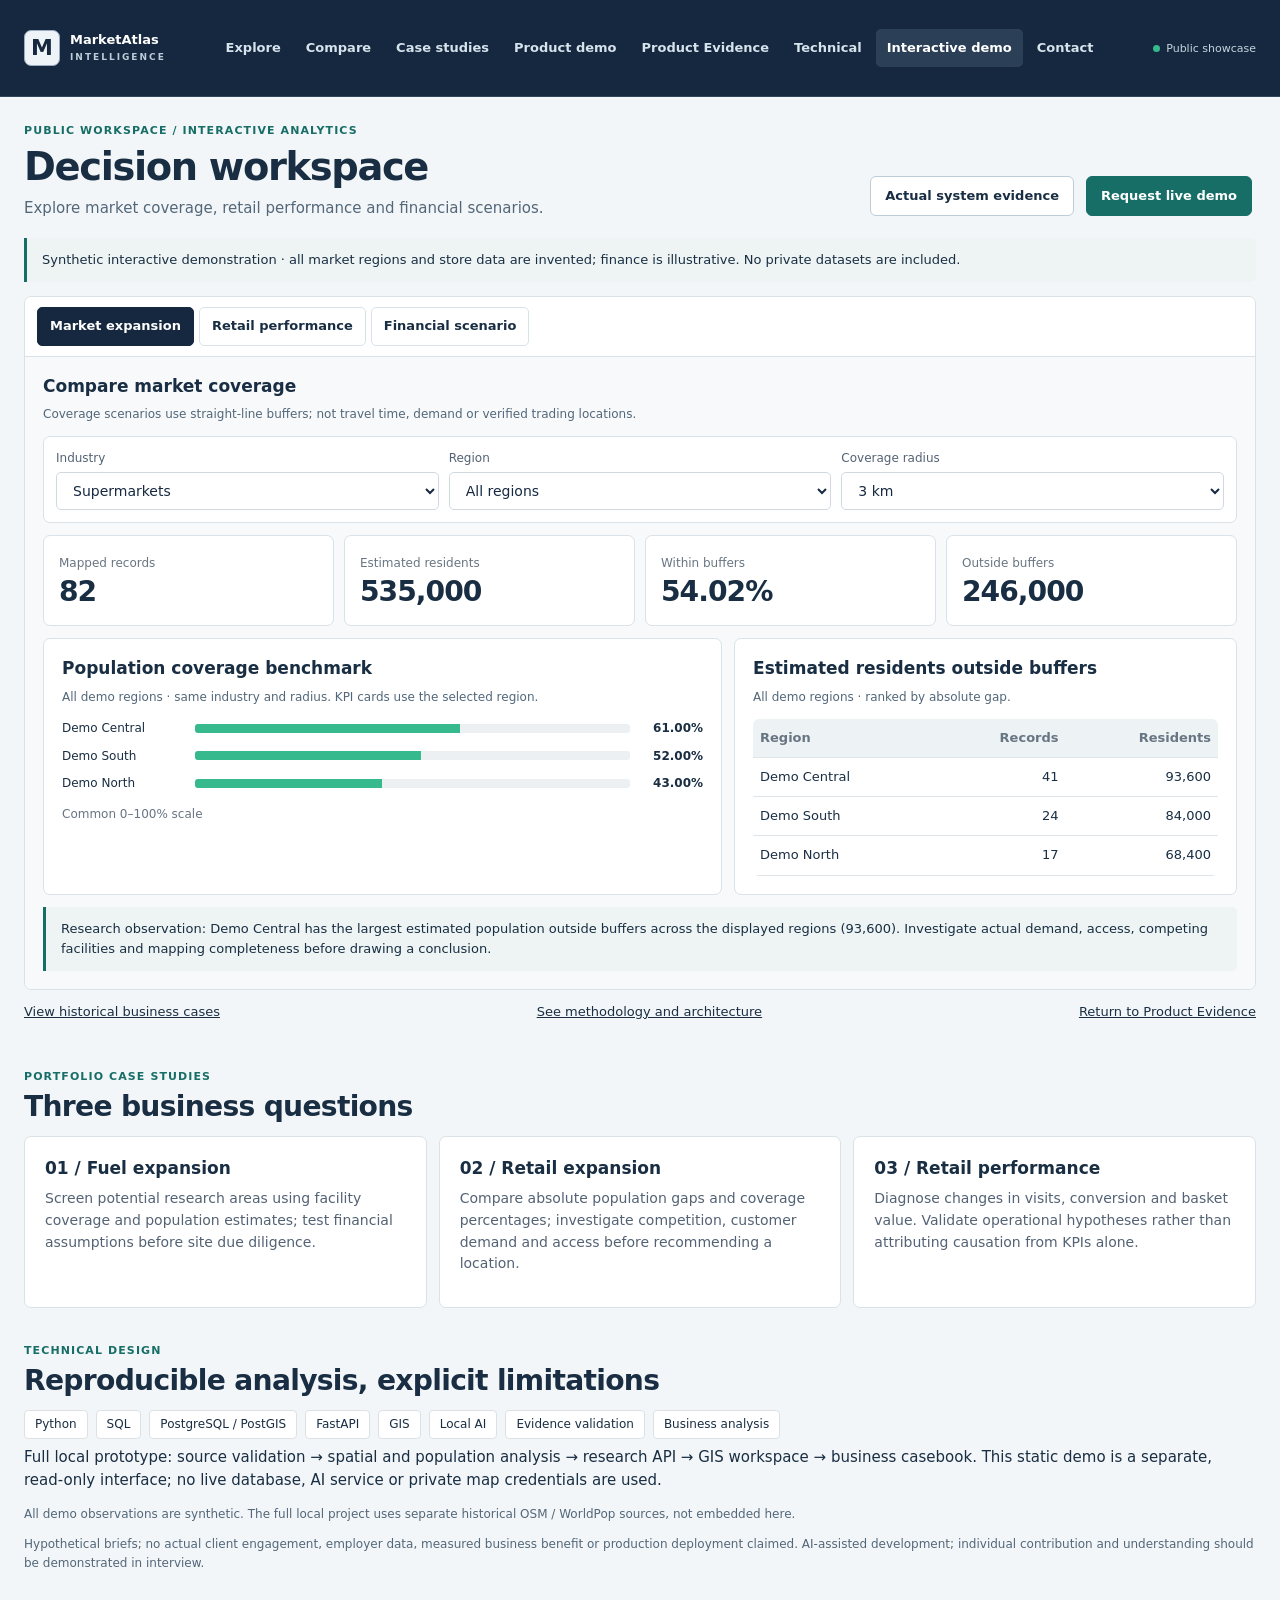
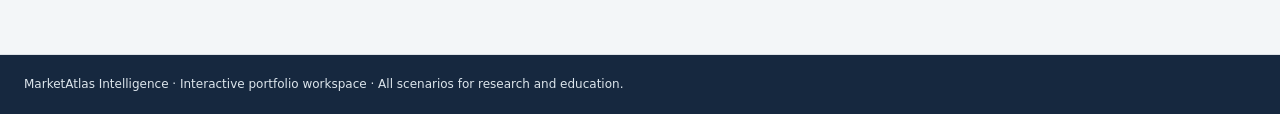
<file: demo.html>
<!doctype html><html lang="en"><head><meta charset="utf-8"><meta name="viewport" content="width=device-width,initial-scale=1"><meta name="referrer" content="no-referrer"><meta http-equiv="Content-Security-Policy" content="default-src 'none'; script-src 'unsafe-inline'; style-src 'self' 'unsafe-inline'; base-uri 'none'; form-action 'none'; connect-src 'none'"><title>MarketAtlas | Business intelligence portfolio</title><style>
*{box-sizing:border-box}html{scroll-behavior:smooth}body{margin:0;font:15px/1.6 system-ui,-apple-system,sans-serif;color:#162941;background:#f6f7f8}header{background:#162941;color:white;padding:18px 0}header .wrap{display:flex;align-items:center;justify-content:space-between;gap:16px}nav{display:flex;gap:20px;flex-wrap:wrap}a{color:inherit}header a{text-decoration:none;color:#dbe5ed;font-size:13px}.wrap{width:min(1160px,calc(100% - 44px));margin:auto}.logo{display:flex;gap:10px;align-items:center;font-weight:750}.mark{width:30px;height:30px;border:1px solid #9aabc0;border-radius:6px;text-align:center;line-height:28px;color:#e79a46}.hero{padding:54px 0 34px;display:grid;grid-template-columns:1.5fr 1fr;gap:40px;align-items:center}.eyebrow{text-transform:uppercase;letter-spacing:1.6px;font-size:11px;font-weight:700;color:#687582}h1{font-size:clamp(34px,4.5vw,56px);letter-spacing:-.045em;line-height:1.08;margin:12px 0 18px}h2{font-size:25px;letter-spacing:-.025em;margin:4px 0 10px}h3{font-size:16px;margin:0 0 8px}p{margin:6px 0 14px}.lede{font-size:17px;color:#536274}.muted,small{color:#687582;font-size:12px}.heroaside{background:#f1efe7;border:1px solid #e2ded5;border-radius:10px;padding:24px}.flow{display:grid;gap:12px}.flow div{background:white;border:1px solid #e0dfdb;border-radius:5px;padding:10px 12px;font-size:13px}.flow b{color:#0878ba;margin-right:10px}.cta{display:inline-block;background:#162941;color:white;padding:10px 18px;border-radius:5px;text-decoration:none;font-weight:650}.section{margin:22px 0 42px;scroll-margin-top:16px}.notice{border-left:3px solid #e79a46;background:#f1efe7;padding:12px 16px;font-size:13px;margin-bottom:18px}.shell{background:white;border:1px solid #dce1e6;border-radius:10px;overflow:hidden}.toolbar{background:#162941;color:white;display:flex;gap:5px;flex-wrap:wrap;padding:9px 12px}.toolbar button{color:#d4deea;background:transparent;border:0;padding:10px 15px;border-radius:5px;font:inherit;cursor:pointer}.toolbar button[aria-pressed=true]{background:white;color:#162941;font-weight:650}.content{padding:22px}.controls{display:flex;gap:14px;flex-wrap:wrap;margin:14px 0 20px}label{font-size:12px;color:#536274;display:grid;gap:4px;min-width:160px}select,button{font:inherit}select{padding:9px 12px;border:1px solid #d0d8e0;border-radius:5px;color:#162941;background:white}.kpis{display:grid;grid-template-columns:repeat(4,1fr);gap:10px;margin:14px 0 20px}.kpi{border:1px solid #e0e5e9;padding:15px;border-radius:6px}.kpi b{display:block;font-size:27px;letter-spacing:-.035em;line-height:1.3;font-variant-numeric:tabular-nums}.kpi span{font-size:12px;color:#687582}.split{display:grid;grid-template-columns:1.35fr 1fr;gap:20px}.panel{border:1px solid #dce1e6;border-radius:7px;padding:18px;min-width:0}.barrow{display:grid;grid-template-columns:minmax(85px,125px) 1fr 65px;align-items:center;gap:8px;margin:9px 0;font-size:12px}.track{height:9px;background:#edf0f2;border-radius:3px;overflow:hidden}.track i{display:block;height:100%;background:#35b98d}.barrow b{text-align:right;font-variant-numeric:tabular-nums}.scroll{overflow:auto}table{border-collapse:collapse;width:100%;font-size:13px}th,td{border-bottom:1px solid #e0e5e9;padding:9px 7px;text-align:right;white-space:nowrap}th:first-child,td:first-child{text-align:left}th{color:#687582;font-weight:650}.insight{margin-top:18px;border-left:3px solid #35b98d;padding:12px 16px;background:#f4f8f6}.cards{display:grid;grid-template-columns:repeat(3,1fr);gap:12px}.cards article{background:white;border:1px solid #dce1e6;border-radius:7px;padding:20px}.cards p{font-size:14px;color:#536274}.chips{display:flex;flex-wrap:wrap;gap:8px}.chips span{border:1px solid #dce1e6;background:white;border-radius:4px;padding:4px 10px;font-size:12px}footer{border-top:1px solid #dce1e6;padding:24px 0;color:#687582;font-size:12px}button:focus-visible,select:focus-visible,a:focus-visible{outline:3px solid #0878ba;outline-offset:2px}.negative{color:#a3473e}.positive{color:#18775c}[hidden]{display:none!important}@media(max-width:780px){.hero,.split,.cards{grid-template-columns:1fr}.hero{gap:12px;padding:30px 0}.kpis{grid-template-columns:repeat(2,1fr)}.wrap{width:calc(100% - 24px)}header .wrap{align-items:flex-start;flex-direction:column}.content{padding:12px}.kpi b{font-size:22px}.barrow{grid-template-columns:90px 1fr 60px}}@media print{header,.toolbar,.controls,.cta{display:none}body{background:white}.wrap{width:100%}.panel,.kpi,article{break-inside:avoid}}
</style><link rel="stylesheet" href="assets/workspace.css?v=4.9.3"></head><body class="demo-page"><header class="ma-header"><div class="wrap"><a class="ma-brand" href="index.html"><span class="mark">M</span><span>MarketAtlas<small>INTELLIGENCE</small></span></a><nav aria-label="Main navigation"><a href="index.html">Explore</a><a href="demo.html#market">Compare</a><a href="index.html#cases">Case studies</a><a href="index.html#product-demo">Product demo</a><a href="index.html#evidence">Product Evidence</a><a href="index.html#architecture">Technical</a><a href="demo.html" aria-current="page">Interactive demo</a><a href="index.html#contact">Contact</a></nav><span class="ma-mode">Public showcase</span></div></header><main class="wrap"><div class="ma-intro"><div><div class="eyebrow">Public workspace / Interactive analytics</div><h1>Decision workspace</h1><p>Explore market coverage, retail performance and financial scenarios.</p></div><div class="ma-actions"><a class="cta secondary" href="index.html#evidence">Actual system evidence</a><a class="cta" href="index.html#contact">Request live demo</a></div></div><section id="demo" class="section"><div id="notice" class="notice" role="status"></div><div class="shell"><div class="toolbar" aria-label="Analysis views"><button data-view="market" aria-pressed="true">Market expansion</button><button data-view="retail" aria-pressed="false">Retail performance</button><button data-view="finance" aria-pressed="false">Financial scenario</button></div><div class="content"><section id="market"><h3>Compare market coverage</h3><p class="muted">Coverage scenarios use straight-line buffers; not travel time, demand or verified trading locations.</p><div class="controls"><label>Industry<select id="industry"></select></label><label>Region<select id="district"></select></label><label>Coverage radius<select id="radius"><option value="1000">1 km</option><option value="3000" selected>3 km</option><option value="5000">5 km</option></select></label></div><div class="kpis" id="mkpi"></div><div class="split"><article class="panel"><h3>Population coverage benchmark</h3><p class="muted">All demo regions · same industry and radius. KPI cards use the selected region.</p><div id="bars"></div><small>Common 0–100% scale</small></article><article class="panel"><h3>Estimated residents outside buffers</h3><p class="muted">All demo regions · ranked by absolute gap.</p><div class="scroll"><table><thead><tr><th>Region</th><th>Records</th><th>Residents</th></tr></thead><tbody id="gaps"></tbody></table></div></article></div><div class="insight" id="minsg"></div></section><section id="retail" hidden><h3>Retail performance diagnostic</h3><p class="muted">Entirely synthetic training data · 3 fictional stores · two matched seven-day periods.</p><div class="controls"><label>Store<select id="store"><option>All stores</option><option>Store A</option><option>Store B</option><option>Store C</option></select></label></div><div id="rkpi" class="kpis"></div><div class="split"><article class="panel"><h3>Daily visits · matched weekdays</h3><div id="daily"></div><small>Grey: baseline · Green: comparison · common scale</small></article><article class="panel"><h3>Sales change decomposition (MYR)</h3><div class="scroll"><table><thead><tr><th>Component</th><th>Change</th></tr></thead><tbody id="bridge"></tbody></table></div><p class="muted">Ordered arithmetic bridge, not proof of causality.</p></article></div><div class="insight" id="rinsg"></div></section><section id="finance" hidden><h3>Fuel investment scenario</h3><p class="muted">Illustrative 10-year unlevered pre-tax scenario, not a forecast or recommendation.</p><div class="controls"><label>Daily transactions<select id="volume"><option>300</option><option selected>450</option><option>650</option></select></label></div><div id="fkpi" class="kpis"></div><article class="panel"><h3>NPV sensitivity · MYR</h3><p class="muted">Common zero-centred scale · selected scenario in bold</p><div id="sensitivity" class="ma-sensitivity"></div><div class="scroll"><table><thead><tr><th>Transactions/day</th><th>NPV</th></tr></thead><tbody id="scenarios"></tbody></table></div><p class="muted">Assumptions: MYR 3m initial capex; MYR 150k working capital; 10% discount rate; MYR 3.50 contribution per transaction; 365 days; MYR 300k fixed annual operating cost; MYR 50k annual maintenance; 2% volume and cost growth; MYR 400k residual value and working capital recovery in year 10.</p></article><div class="insight" id="finsg"></div></section></div></div><div class="ma-demo-bottom"><a href="index.html#cases">View historical business cases</a><a href="index.html#architecture">See methodology and architecture</a><a href="index.html#evidence">Return to Product Evidence</a></div></section><section id="cases" class="section"><div class="eyebrow">Portfolio case studies</div><h2>Three business questions</h2><div class="cards"><article><h3>01 / Fuel expansion</h3><p>Screen potential research areas using facility coverage and population estimates; test financial assumptions before site due diligence.</p></article><article><h3>02 / Retail expansion</h3><p>Compare absolute population gaps and coverage percentages; investigate competition, customer demand and access before recommending a location.</p></article><article><h3>03 / Retail performance</h3><p>Diagnose changes in visits, conversion and basket value. Validate operational hypotheses rather than attributing causation from KPIs alone.</p></article></div></section><section id="method" class="section"><div class="eyebrow">Technical design</div><h2>Reproducible analysis, explicit limitations</h2><div class="chips"><span>Python</span><span>SQL</span><span>PostgreSQL / PostGIS</span><span>FastAPI</span><span>GIS</span><span>Local AI</span><span>Evidence validation</span><span>Business analysis</span></div><p>Full local prototype: source validation → spatial and population analysis → research API → GIS workspace → business casebook. This static demo is a separate, read-only interface; no live database, AI service or private map credentials are used.</p><p id="source" class="muted"></p><p class="muted">Hypothetical briefs; no actual client engagement, employer data, measured business benefit or production deployment claimed. AI-assisted development; individual contribution and understanding should be demonstrated in interview.</p></section></main><footer><div class="wrap">MarketAtlas Intelligence · Interactive portfolio workspace · All scenarios for research and education.</div></footer><script id="data" type="application/json">{"mode":"synthetic","source":null,"market":[{"industry":"fuel","district":"Demo North","radius_m":1000,"mapped_records":12,"estimated_residents":120000,"covered_estimated_residents":16800,"uncovered_estimated_residents":103200},{"industry":"fuel","district":"Demo North","radius_m":3000,"mapped_records":12,"estimated_residents":120000,"covered_estimated_residents":38400,"uncovered_estimated_residents":81600},{"industry":"fuel","district":"Demo North","radius_m":5000,"mapped_records":12,"estimated_residents":120000,"covered_estimated_residents":57600,"uncovered_estimated_residents":62400},{"industry":"supermarket","district":"Demo North","radius_m":1000,"mapped_records":17,"estimated_residents":120000,"covered_estimated_residents":30000,"uncovered_estimated_residents":90000},{"industry":"supermarket","district":"Demo North","radius_m":3000,"mapped_records":17,"estimated_residents":120000,"covered_estimated_residents":51600,"uncovered_estimated_residents":68400},{"industry":"supermarket","district":"Demo North","radius_m":5000,"mapped_records":17,"estimated_residents":120000,"covered_estimated_residents":70800,"uncovered_estimated_residents":49200},{"industry":"fuel","district":"Demo Central","radius_m":1000,"mapped_records":32,"estimated_residents":240000,"covered_estimated_residents":76800,"uncovered_estimated_residents":163200},{"industry":"fuel","district":"Demo Central","radius_m":3000,"mapped_records":32,"estimated_residents":240000,"covered_estimated_residents":120000,"uncovered_estimated_residents":120000},{"industry":"fuel","district":"Demo Central","radius_m":5000,"mapped_records":32,"estimated_residents":240000,"covered_estimated_residents":158400,"uncovered_estimated_residents":81600},{"industry":"supermarket","district":"Demo Central","radius_m":1000,"mapped_records":41,"estimated_residents":240000,"covered_estimated_residents":103200,"uncovered_estimated_residents":136800},{"industry":"supermarket","district":"Demo Central","radius_m":3000,"mapped_records":41,"estimated_residents":240000,"covered_estimated_residents":146400,"uncovered_estimated_residents":93600},{"industry":"supermarket","district":"Demo Central","radius_m":5000,"mapped_records":41,"estimated_residents":240000,"covered_estimated_residents":184800,"uncovered_estimated_residents":55200},{"industry":"fuel","district":"Demo South","radius_m":1000,"mapped_records":19,"estimated_residents":175000,"covered_estimated_residents":38500,"uncovered_estimated_residents":136500},{"industry":"fuel","district":"Demo South","radius_m":3000,"mapped_records":19,"estimated_residents":175000,"covered_estimated_residents":70000,"uncovered_estimated_residents":105000},{"industry":"fuel","district":"Demo South","radius_m":5000,"mapped_records":19,"estimated_residents":175000,"covered_estimated_residents":98000,"uncovered_estimated_residents":77000},{"industry":"supermarket","district":"Demo South","radius_m":1000,"mapped_records":24,"estimated_residents":175000,"covered_estimated_residents":59500,"uncovered_estimated_residents":115500},{"industry":"supermarket","district":"Demo South","radius_m":3000,"mapped_records":24,"estimated_residents":175000,"covered_estimated_residents":91000,"uncovered_estimated_residents":84000},{"industry":"supermarket","district":"Demo South","radius_m":5000,"mapped_records":24,"estimated_residents":175000,"covered_estimated_residents":119000,"uncovered_estimated_residents":56000}],"labels":{"fuel":"Fuel stations","supermarket":"Supermarkets"},"daily":[{"date":"2026-10-05","period":"Baseline","store":"Store A","visits":600,"transactions":162,"sales_myr":6804,"data_type":"SYNTHETIC"},{"date":"2026-10-05","period":"Baseline","store":"Store B","visits":750,"transactions":188,"sales_myr":8648,"data_type":"SYNTHETIC"},{"date":"2026-10-05","period":"Baseline","store":"Store C","visits":480,"transactions":144,"sales_myr":5616,"data_type":"SYNTHETIC"},{"date":"2026-10-06","period":"Baseline","store":"Store A","visits":625,"transactions":169,"sales_myr":7098,"data_type":"SYNTHETIC"},{"date":"2026-10-06","period":"Baseline","store":"Store B","visits":775,"transactions":194,"sales_myr":8924,"data_type":"SYNTHETIC"},{"date":"2026-10-06","period":"Baseline","store":"Store C","visits":505,"transactions":152,"sales_myr":5928,"data_type":"SYNTHETIC"},{"date":"2026-10-07","period":"Baseline","store":"Store A","visits":615,"transactions":166,"sales_myr":6972,"data_type":"SYNTHETIC"},{"date":"2026-10-07","period":"Baseline","store":"Store B","visits":765,"transactions":191,"sales_myr":8786,"data_type":"SYNTHETIC"},{"date":"2026-10-07","period":"Baseline","store":"Store C","visits":495,"transactions":148,"sales_myr":5772,"data_type":"SYNTHETIC"},{"date":"2026-10-08","period":"Baseline","store":"Store A","visits":630,"transactions":170,"sales_myr":7140,"data_type":"SYNTHETIC"},{"date":"2026-10-08","period":"Baseline","store":"Store B","visits":780,"transactions":195,"sales_myr":8970,"data_type":"SYNTHETIC"},{"date":"2026-10-08","period":"Baseline","store":"Store C","visits":510,"transactions":153,"sales_myr":5967,"data_type":"SYNTHETIC"},{"date":"2026-10-09","period":"Baseline","store":"Store A","visits":650,"transactions":176,"sales_myr":7392,"data_type":"SYNTHETIC"},{"date":"2026-10-09","period":"Baseline","store":"Store B","visits":800,"transactions":200,"sales_myr":9200,"data_type":"SYNTHETIC"},{"date":"2026-10-09","period":"Baseline","store":"Store C","visits":530,"transactions":159,"sales_myr":6201,"data_type":"SYNTHETIC"},{"date":"2026-10-10","period":"Baseline","store":"Store A","visits":730,"transactions":197,"sales_myr":8274,"data_type":"SYNTHETIC"},{"date":"2026-10-10","period":"Baseline","store":"Store B","visits":880,"transactions":220,"sales_myr":10120,"data_type":"SYNTHETIC"},{"date":"2026-10-10","period":"Baseline","store":"Store C","visits":610,"transactions":183,"sales_myr":7137,"data_type":"SYNTHETIC"},{"date":"2026-10-11","period":"Baseline","store":"Store A","visits":700,"transactions":189,"sales_myr":7938,"data_type":"SYNTHETIC"},{"date":"2026-10-11","period":"Baseline","store":"Store B","visits":850,"transactions":212,"sales_myr":9752,"data_type":"SYNTHETIC"},{"date":"2026-10-11","period":"Baseline","store":"Store C","visits":580,"transactions":174,"sales_myr":6786,"data_type":"SYNTHETIC"},{"date":"2026-10-12","period":"Comparison","store":"Store A","visits":620,"transactions":167,"sales_myr":7014,"data_type":"SYNTHETIC"},{"date":"2026-10-12","period":"Comparison","store":"Store B","visits":790,"transactions":142,"sales_myr":6532,"data_type":"SYNTHETIC"},{"date":"2026-10-12","period":"Comparison","store":"Store C","visits":500,"transactions":150,"sales_myr":5850,"data_type":"SYNTHETIC"},{"date":"2026-10-13","period":"Comparison","store":"Store A","visits":645,"transactions":174,"sales_myr":7308,"data_type":"SYNTHETIC"},{"date":"2026-10-13","period":"Comparison","store":"Store B","visits":815,"transactions":147,"sales_myr":6762,"data_type":"SYNTHETIC"},{"date":"2026-10-13","period":"Comparison","store":"Store C","visits":525,"transactions":158,"sales_myr":6162,"data_type":"SYNTHETIC"},{"date":"2026-10-14","period":"Comparison","store":"Store A","visits":635,"transactions":171,"sales_myr":7182,"data_type":"SYNTHETIC"},{"date":"2026-10-14","period":"Comparison","store":"Store B","visits":805,"transactions":145,"sales_myr":6670,"data_type":"SYNTHETIC"},{"date":"2026-10-14","period":"Comparison","store":"Store C","visits":515,"transactions":154,"sales_myr":6006,"data_type":"SYNTHETIC"},{"date":"2026-10-15","period":"Comparison","store":"Store A","visits":650,"transactions":176,"sales_myr":7392,"data_type":"SYNTHETIC"},{"date":"2026-10-15","period":"Comparison","store":"Store B","visits":820,"transactions":148,"sales_myr":6808,"data_type":"SYNTHETIC"},{"date":"2026-10-15","period":"Comparison","store":"Store C","visits":530,"transactions":159,"sales_myr":6201,"data_type":"SYNTHETIC"},{"date":"2026-10-16","period":"Comparison","store":"Store A","visits":670,"transactions":181,"sales_myr":7602,"data_type":"SYNTHETIC"},{"date":"2026-10-16","period":"Comparison","store":"Store B","visits":840,"transactions":151,"sales_myr":6946,"data_type":"SYNTHETIC"},{"date":"2026-10-16","period":"Comparison","store":"Store C","visits":550,"transactions":165,"sales_myr":6435,"data_type":"SYNTHETIC"},{"date":"2026-10-17","period":"Comparison","store":"Store A","visits":750,"transactions":202,"sales_myr":8484,"data_type":"SYNTHETIC"},{"date":"2026-10-17","period":"Comparison","store":"Store B","visits":920,"transactions":166,"sales_myr":7636,"data_type":"SYNTHETIC"},{"date":"2026-10-17","period":"Comparison","store":"Store C","visits":630,"transactions":189,"sales_myr":7371,"data_type":"SYNTHETIC"},{"date":"2026-10-18","period":"Comparison","store":"Store A","visits":720,"transactions":194,"sales_myr":8148,"data_type":"SYNTHETIC"},{"date":"2026-10-18","period":"Comparison","store":"Store B","visits":890,"transactions":160,"sales_myr":7360,"data_type":"SYNTHETIC"},{"date":"2026-10-18","period":"Comparison","store":"Store C","visits":600,"transactions":180,"sales_myr":7020,"data_type":"SYNTHETIC"}],"finance":[{"volume":300,"npv":-2717659.599432433,"break_even":621.09081226884},{"volume":450,"npv":-1448084.3754190085,"break_even":621.09081226884},{"volume":650,"npv":244682.58993222448,"break_even":621.09081226884}]}</script><script>
'use strict';const $=id=>document.getElementById(id),D=JSON.parse($('data').textContent),fmt=(n,d=0)=>n==null?'—':Number(n).toLocaleString('en-MY',{minimumFractionDigits:d,maximumFractionDigits:d}),pct=n=>n==null?'—':fmt(n,2)+'%',money=n=>'RM '+fmt(n),signed=n=>(n>0?'+':'')+fmt(n,2),sum=(rows,k)=>rows.reduce((a,r)=>a+r[k],0);function node(tag,text,cls){const e=document.createElement(tag);if(text!=null)e.textContent=text;if(cls)e.className=cls;return e}function option(id,v,label=v){const e=node('option',label);e.value=v;$(id).append(e)}function kpis(id,items){$(id).replaceChildren(...items.map(([label,val,sub])=>{const e=node('div',null,'kpi');e.append(node('span',label),node('b',val),node('small',sub||''));return e}))}function table(id,rows){$(id).replaceChildren(...rows.map(r=>{const tr=node('tr');for(const v of r)tr.append(node('td',v));return tr}))}function bar(id,label,value,max,colour='#35b98d',display=fmt(value)){const r=node('div',null,'barrow'),t=node('div',null,'track'),i=node('i');i.style.width=Math.max(0,Math.min(100,100*value/(max||1)))+'%';i.style.background=colour;t.append(i);r.append(node('span',label),t,node('b',display));$(id).append(r)}function cov(r){return r.estimated_residents?100*r.covered_estimated_residents/r.estimated_residents:null}for(const [k,l] of Object.entries(D.labels))option('industry',k,l);$('industry').value='supermarket';option('district','all','All regions');for(const n of [...new Set(D.market.map(r=>r.district))].sort())option('district',n);$('notice').textContent=D.source?'Historical aggregate publication-review draft · OSM/WorldPop estimates. Review licensing before sharing. Retail and finance remain simulated.':'Synthetic interactive demonstration · all market regions and store data are invented; finance is illustrative. No private datasets are included.';$('source').textContent=D.source?'Historical market evidence: © OpenStreetMap contributors (ODbL, openstreetmap.org/copyright); WorldPop R2025A v1 alpha, DOI 10.5258/SOTON/WP00839; geoBoundaries ADM2. OSM snapshot '+D.source.timestamp+'; modelled population year '+D.source.population_year+'; report SHA-256 '+D.source.report_sha256+'. No outside-Johor facilities; pixel-centre assignment, unverified operation.':'All demo observations are synthetic. The full local project uses separate historical OSM / WorldPop sources, not embedded here.';
function market(){const rows=D.market.filter(r=>r.industry===$('industry').value&&r.radius_m===Number($('radius').value)),sel=rows.filter(r=>$('district').value==='all'||r.district===$('district').value),a=Object.fromEntries(['mapped_records','estimated_residents','covered_estimated_residents','uncovered_estimated_residents'].map(k=>[k,sum(sel,k)]));kpis('mkpi',[['Mapped records',fmt(a.mapped_records)],['Estimated residents',fmt(a.estimated_residents)],['Within buffers',pct(cov(a))],['Outside buffers',fmt(a.uncovered_estimated_residents)]]);$('bars').replaceChildren();for(const r of [...rows].sort((a,b)=>(cov(b)??-1)-(cov(a)??-1)))bar('bars',r.district,cov(r)||0,100,'#35b98d',pct(cov(r)));const gaps=[...rows].sort((a,b)=>b.uncovered_estimated_residents-a.uncovered_estimated_residents);table('gaps',gaps.map(r=>[r.district,fmt(r.mapped_records),fmt(r.uncovered_estimated_residents)]));$('minsg').textContent='Research observation: '+gaps[0].district+' has the largest estimated population outside buffers across the displayed regions ('+fmt(gaps[0].uncovered_estimated_residents)+'). Investigate actual demand, access, competing facilities and mapping completeness before drawing a conclusion.'}
function retail(){const rows=D.daily.filter(r=>$('store').value==='All stores'||r.store===$('store').value),weeks=['Baseline','Comparison'].map(p=>rows.filter(r=>r.period===p)),stats=weeks.map(w=>{const v=sum(w,'visits'),t=sum(w,'transactions'),s=sum(w,'sales_myr');return{v,t,s,c:t/v,a:s/t}}),[a,b]=stats,delta=b.s-a.s; kpis('rkpi',[['Comparison visits',fmt(b.v),'Baseline '+fmt(a.v)],['Conversion',pct(100*b.c),signed(100*(b.c-a.c))+' pp'],['Sales',money(b.s),'Change '+signed(delta)+' MYR'],['Average basket','RM '+fmt(b.a,2),'Baseline RM '+fmt(a.a,2)]]);const daily=weeks.map(w=>[...new Set(w.map(r=>r.date))].sort().map(date=>sum(w.filter(r=>r.date===date),'visits'))),max=Math.max(...daily.flat());$('daily').replaceChildren();for(let i=0;i<7;i++){bar('daily',['Mon','Tue','Wed','Thu','Fri','Sat','Sun'][i]+' · base',daily[0][i],max,'#aab7c4');bar('daily','Comparison',daily[1][i],max)}const effects=[(b.v-a.v)*a.c*a.a,b.v*(b.c-a.c)*a.a,b.v*b.c*(b.a-a.a)];table('bridge',[['Visits',signed(effects[0])],['Conversion',signed(effects[1])],['Basket',signed(effects[2])],['Net sales',signed(delta)]]);$('rinsg').textContent='Research observation: visits '+(b.v>=a.v?'increased':'decreased')+' and sales '+(delta>=0?'increased or remained flat':'decreased')+'. Conversion changed by '+signed(100*(b.c-a.c))+' percentage points. Check staffing, queues, stock availability and sensor validity; these are hypotheses, not measured causes.'}
function financial(){const s=D.finance.find(x=>x.volume===Number($('volume').value));kpis('fkpi',[['Transactions / day',fmt(s.volume)],['Net present value',money(s.npv)],['NPV break-even / day',fmt(s.break_even,1)],['Discount rate','10%']]);table('scenarios',D.finance.map(x=>[fmt(x.volume),money(x.npv)]));$('finsg').textContent='Under these assumptions, the selected scenario has '+(s.npv<0?'negative':'non-negative')+' NPV. Validate volumes, margins, capital and operating costs with real evidence before investment review.'}for(const b of document.querySelectorAll('[data-view]'))b.addEventListener('click',()=>{for(const x of document.querySelectorAll('[data-view]')){const active=x===b;x.setAttribute('aria-pressed',String(active));$(x.dataset.view).hidden=!active}});for(const id of ['industry','district','radius'])$(id).addEventListener('change',market);$('store').addEventListener('change',retail);$('volume').addEventListener('change',financial);market();retail();financial();
</script><script>(()=>{const names=["market","retail","finance"],buttons=[...document.querySelectorAll("[data-view]")];let restoring=false;function select(){const k=location.hash.slice(1);if(!names.includes(k))return;const b=buttons.find(b=>b.dataset.view===k);if(!b)return;restoring=true;b.click();restoring=false;}for(const b of buttons)b.addEventListener("click",()=>{if(!restoring)history.replaceState(null,"","#"+b.dataset.view);});window.addEventListener("hashchange",select);select();const volume=document.getElementById("volume"),target=document.getElementById("sensitivity");function chart(){const data=JSON.parse(document.getElementById("data").textContent).finance,max=Math.max(1,...data.map(x=>Math.abs(x.npv)));target.replaceChildren(...data.map(x=>{const row=document.createElement("div");row.className="row"+(x.volume===Number(volume.value)?" selected":"");const label=document.createElement("span"),scale=document.createElement("div"),fill=document.createElement("span"),value=document.createElement("b");label.textContent=x.volume+"/day";scale.className="scale";fill.className="fill"+(x.npv<0?" neg":"");const width=50*Math.abs(x.npv)/max;fill.style.width=width+"%";fill.style.left=(x.npv<0?50-width:50)+"%";value.textContent="RM "+Math.round(x.npv).toLocaleString("en-MY");scale.append(fill);row.append(label,scale,value);return row}));}volume.addEventListener("change",chart);chart();})();</script></body></html>
</file>
<file: assets/workspace.css>
/* Shared public workspace design. Static showcase; no external dependencies. */
:root{--nav:#16283f;--ink:#192e43;--muted:#526779;--accent:#176e66;--line:#d8e2e8;--surface:#f3f6f8;--white:#fff}
html{scroll-behavior:smooth;scroll-padding-top:88px}
body{background:var(--surface);color:var(--ink);font:15px/1.55 system-ui,-apple-system,BlinkMacSystemFont,"Segoe UI",sans-serif}
.wrap{width:min(1440px,calc(100% - 48px));margin:auto}
header.ma-header{background:var(--nav);color:white;position:sticky;top:0;z-index:20;border-bottom:1px solid #31465a}
.ma-header .wrap{display:flex;align-items:center;justify-content:space-between;gap:20px;flex-wrap:nowrap;padding:11px 0}
.ma-brand{display:flex;align-items:center;gap:10px;text-decoration:none;color:white;flex:none;font-weight:750;line-height:1.15}
.ma-brand .mark{width:36px;height:36px;display:grid;place-items:center;background:#edf3f6;color:var(--nav);font-size:22px;border-radius:7px}
.ma-brand small{display:block;color:#bdccd8;font-size:9px;font-weight:550;letter-spacing:2px;margin-top:4px}
.ma-header nav{display:flex;align-items:center;gap:3px;flex-wrap:nowrap;min-width:0;overflow-x:auto}
.ma-header nav a{color:#d6e2ec;font-size:13px;font-weight:600;white-space:nowrap;text-decoration:none;padding:9px 11px;border-radius:5px;flex:none}
.ma-header nav a:hover,.ma-header nav a[aria-current]{background:#2b4056;color:white}
.ma-mode{color:#c5d5df;font-size:11px;white-space:nowrap;display:flex;align-items:center;gap:6px;flex:none}
.ma-mode::before{content:"";width:7px;height:7px;border-radius:50%;background:#35b98d}
main.wrap{padding:25px 0 48px}h1{font-size:clamp(26px,3vw,39px);line-height:1.14;letter-spacing:-.035em;margin:6px 0 8px}h2{font-size:clamp(23px,2.2vw,29px);line-height:1.22;letter-spacing:-.025em}h3{font-size:17px;line-height:1.35}
p{margin:7px 0 12px}.muted{color:var(--muted)}.eyebrow,.kind{color:var(--accent);letter-spacing:1.1px}
.ma-intro{display:flex;justify-content:space-between;align-items:flex-end;gap:16px;margin-bottom:18px}.ma-intro p{margin:0;color:var(--muted)}
.ma-actions{display:flex;align-items:center;gap:8px;flex-wrap:wrap;flex:none}.cta{background:var(--accent);font-size:13px;padding:9px 14px;border:1px solid var(--accent);border-radius:6px;font-weight:650;margin:0 4px 4px 0}.cta.secondary{background:white;border-color:#bdcdd7;color:var(--ink)}
.ma-workspace{border:1px solid var(--line);border-radius:9px;overflow:hidden;background:white;margin-bottom:15px}
.ma-toolbar{display:flex;align-items:center;gap:5px;flex-wrap:wrap;padding:10px 13px;background:#fff;border-bottom:1px solid var(--line)}
.ma-toolbar button,.ma-reset{border:1px solid var(--line);background:white;color:var(--ink);border-radius:5px;padding:7px 11px;font:inherit;font-size:13px;font-weight:600;cursor:pointer}
.ma-toolbar button[aria-pressed=true]{background:var(--nav);border-color:var(--nav);color:white}
.ma-toolbar button:hover:not([aria-pressed=true]),.ma-reset:hover{background:#eaf2f2}
.ma-toolbar .ma-static{margin-left:auto;color:var(--muted);font-size:11px;white-space:nowrap}
.ma-stage{display:grid;grid-template-columns:minmax(0,1fr) 300px;align-items:start}
.ma-canvas{min-width:0;background:#eaf0f2;border-right:1px solid var(--line);padding:12px;display:grid;gap:9px}
.ma-canvas a{display:block}.ma-canvas img{display:block;width:100%;height:auto;border:1px solid #cfdbe0;border-radius:4px;background:white}
.ma-canvas figcaption{font-size:12px;color:var(--muted);padding:0 3px;line-height:1.45}
.ma-rail{padding:17px;min-width:0}.ma-rail h2{font-size:19px;margin:7px 0 10px}.ma-rail p{font-size:13px;color:var(--muted)}
.ma-kpis{display:grid;grid-template-columns:repeat(2,minmax(0,1fr));gap:8px;margin:12px 0 14px}
.ma-kpis div{border:1px solid var(--line);border-radius:6px;padding:10px;background:#f7fafb;min-width:0}
.ma-kpis b{display:block;font-size:23px;font-variant-numeric:tabular-nums;letter-spacing:-.035em;overflow-wrap:anywhere;line-height:1.2}
.ma-kpis span{display:block;font-size:11px;color:var(--muted);margin-bottom:6px}
.ma-rail .cta{display:block;text-align:center;margin:7px 0}.ma-rail .ma-note{border-top:1px solid var(--line);padding-top:12px;font-size:12px}
.ma-links{display:grid;grid-template-columns:repeat(4,minmax(0,1fr));gap:10px;margin:16px 0 24px}
.ma-links a{display:block;border:1px solid var(--line);background:white;border-radius:7px;text-decoration:none;padding:13px;color:var(--ink)}
.ma-links a:hover{border-color:var(--accent);background:#f7faf9}.ma-links strong{display:block;font-size:14px}.ma-links span{display:block;color:var(--muted);font-size:12px;margin-top:3px}
.metrics{gap:10px;margin:12px 0 8px}.metric{border:1px solid var(--line);border-radius:7px;padding:15px}.metric strong{font-size:27px}
.section{margin:34px 0;scroll-margin-top:85px}.section>h2{margin:5px 0 12px}
.flow article,.two article,.card,.diagram,.panel,.kpi,.shell,.cards article{border-color:var(--line);border-radius:7px}
.gallery{gap:12px}.card .shot{height:clamp(160px,15vw,240px);min-height:0;padding:8px;background:#eaf0f2;overflow:hidden}
.shot img{width:100%;height:100%;object-fit:contain;min-height:0;min-width:0}.card .body{padding:14px}.card .foot{border-top:1px solid var(--line);padding:10px 14px;display:flex;flex-wrap:wrap;gap:8px}
.tools{align-items:center;gap:8px}.tools input,.tools select{min-width:0;max-width:100%}.tools input{flex:1 1 220px}.tools select{flex:0 1 220px}
#count{font-size:12px}.tablewrap,.scroll{border-radius:6px;overflow:auto}.diagram{padding:14px}.diagram figcaption{font-size:12px;padding:7px 0 0}
.callout,.notice,.insight{background:#edf4f3;border-left:3px solid var(--accent);border-radius:0 5px 5px 0;padding:12px 15px;font-size:13px}.warn{background:#f8f1e5;border-left-color:#b5843b}
#contact{border:1px solid var(--line);background:white;padding:22px;border-radius:8px}
footer{background:var(--nav);color:#dce5ec;padding:20px 0;font-size:12px}footer a{color:white}
.demo-page #demo{margin-top:0}.demo-page .notice{margin:0 0 14px}.demo-page .toolbar{background:white;border-bottom:1px solid var(--line);padding:10px 12px}.demo-page .toolbar button{color:var(--ink);border:1px solid var(--line);padding:8px 12px;font-weight:600;font-size:13px}.demo-page .toolbar button[aria-pressed=true]{background:var(--nav);color:white;border-color:var(--nav)}
.demo-page .content{background:#f7f9fa;padding:18px}.demo-page .controls{background:white;border:1px solid var(--line);border-radius:7px;padding:12px;margin:12px 0;gap:10px}.demo-page label{min-width:145px;flex:1 1 145px}.demo-page select{font-size:14px;max-width:100%}.demo-page .kpis{gap:10px;margin:12px 0}.demo-page .kpi,.demo-page .panel{background:white}.demo-page .kpi b{font-size:clamp(19px,2.2vw,30px);overflow-wrap:anywhere}.demo-page .split{gap:12px}.demo-page th{background:#edf2f5}.demo-page .track i{background:var(--accent)}.demo-page .insight{margin-top:12px}
.ma-demo-bottom{display:flex;justify-content:space-between;align-items:center;gap:10px;flex-wrap:wrap;padding:12px 0;font-size:13px}
.ma-sensitivity{display:grid;gap:8px;margin:14px 0}.ma-sensitivity .row{display:grid;grid-template-columns:68px minmax(0,1fr) 124px;gap:8px;align-items:center;font-size:12px}.ma-sensitivity .scale{height:18px;background:#e9eef0;position:relative;border-radius:3px;overflow:hidden}.ma-sensitivity .scale::before{content:"";position:absolute;left:50%;height:100%;border-left:1px solid #8294a0}.ma-sensitivity .fill{position:absolute;height:100%;top:0;border-radius:2px;background:#23877e}.ma-sensitivity .fill.neg{background:#ad5b46}.ma-sensitivity .row b{text-align:right;white-space:nowrap;font-variant-numeric:tabular-nums}.ma-sensitivity .row.selected{font-weight:750}
a:focus-visible,button:focus-visible,input:focus-visible,select:focus-visible{outline:3px solid #0878ba;outline-offset:2px}
@media(max-width:1100px){.ma-mode{display:none}.ma-stage{grid-template-columns:minmax(0,1fr) 265px}.ma-header nav a{padding:8px}}
@media(max-width:850px){html{scroll-padding-top:115px}.ma-header .wrap{flex-wrap:wrap;gap:7px}.ma-header nav{width:100%;padding-bottom:3px}.ma-stage{grid-template-columns:1fr}.ma-canvas{border-right:0;border-bottom:1px solid var(--line)}.ma-rail{padding:15px}.ma-intro{align-items:flex-start;flex-direction:column}.ma-links{grid-template-columns:repeat(2,minmax(0,1fr))}.section{scroll-margin-top:110px}.demo-page .split{grid-template-columns:1fr}.ma-toolbar .ma-static{margin-left:0}}
@media(max-width:540px){.wrap{width:calc(100% - 24px)}main.wrap{padding-top:17px}.ma-header .wrap{padding:9px 0}.ma-header nav a{font-size:12px;padding:7px 8px}.ma-canvas{padding:7px}.ma-toolbar{padding:8px}.ma-toolbar button{font-size:12px;padding:6px 8px}.ma-kpis b{font-size:21px}.ma-links{gap:8px}.ma-links a{padding:10px}.demo-page .content{padding:10px}.demo-page .kpis{grid-template-columns:repeat(2,minmax(0,1fr))}.demo-page .controls{padding:9px}.demo-page label{min-width:0;flex-basis:100%}.ma-sensitivity .row{grid-template-columns:44px minmax(0,1fr) 105px}.ma-sensitivity .row b{font-size:11px}.demo-page .barrow{grid-template-columns:84px minmax(0,1fr) 60px}.section{margin:26px 0}}
@media(prefers-reduced-motion:reduce){html{scroll-behavior:auto}}
@media print{header.ma-header,.ma-toolbar,.ma-actions,.ma-links,.tools,.ma-demo-bottom{display:none!important}.wrap{width:100%}.ma-stage{display:block}.ma-canvas{border:0}.ma-rail{break-inside:avoid}body{background:white}}

/* Gallery layout hotfix: isolate the thumbnail from flexible text content. */
.gallery{align-items:stretch;grid-template-columns:repeat(3,minmax(0,1fr))}
.gallery .card{display:flex;flex-direction:column;min-width:0;min-height:0;overflow:hidden;background:#fff}
.gallery .card .shot{display:block;position:relative;flex:0 0 auto;width:100%;height:auto;aspect-ratio:16/10;min-height:0;max-height:none;padding:0;overflow:hidden;background:#eaf0f2;border-bottom:1px solid var(--line,#d8e2e8)}
.gallery .shot img{position:absolute;inset:8px;display:block;width:calc(100% - 16px);height:calc(100% - 16px);min-width:0;min-height:0;max-width:none;max-height:none;object-fit:contain;object-position:center;margin:0}
.gallery .card .body{position:static;flex:1 0 auto;min-width:0;background:#fff;padding:14px;overflow-wrap:anywhere}
.gallery .card .foot{position:static;flex:0 0 auto;min-width:0;background:#fff;padding:10px 14px;display:flex;flex-wrap:wrap;gap:8px;overflow-wrap:anywhere}
.gallery .card h3{margin:6px 0 8px;line-height:1.35}
.gallery .card p{margin:0 0 8px;line-height:1.55}
@media(max-width:850px){.gallery{grid-template-columns:repeat(2,minmax(0,1fr))}}
@media(max-width:540px){.gallery{grid-template-columns:minmax(0,1fr)}}
@media print{.gallery .card{break-inside:avoid}.gallery .card .shot{break-inside:avoid}}

/* V4.9.3 product video: fixed media aspect ratio, independent text layout. */
.ma-intro{flex-wrap:wrap}.ma-actions{max-width:100%}
.ma-video-heading{display:flex;align-items:center;justify-content:space-between;gap:16px;margin-bottom:12px;flex-wrap:wrap}
.ma-video-heading h2{margin:6px 0}.ma-video-heading p{margin:4px 0}.ma-video-heading>div{min-width:0;flex:1 1 420px}
.ma-video-layout{display:grid;grid-template-columns:minmax(0,1fr) minmax(250px,300px);border:1px solid var(--line,#d8e2e8);border-radius:9px;overflow:hidden;background:#fff;align-items:start}
.ma-video-frame{margin:0;min-width:0;background:#fff;border-right:1px solid var(--line,#d8e2e8)}
.ma-video-frame video{display:block;width:100%;height:auto;aspect-ratio:16/9;max-width:100%;object-fit:contain;background:#16283f}
.ma-video-frame figcaption{padding:12px 14px;color:#526779;font-size:12px;line-height:1.5;overflow-wrap:anywhere}
.ma-video-detail{min-width:0;padding:18px;overflow-wrap:anywhere}.ma-video-detail h3{margin:7px 0}.ma-video-detail p{font-size:13px;color:#526779}
.ma-video-detail dl{margin:12px 0 16px}.ma-video-detail dl div{display:grid;grid-template-columns:48px minmax(0,1fr);gap:9px;border-bottom:1px solid #e4eaee;padding:7px 0;font-size:12px;line-height:1.4}.ma-video-detail dt{color:#176e66;font-weight:700;font-variant-numeric:tabular-nums}.ma-video-detail dd{margin:0}.ma-video-detail .cta{display:block;text-align:center;margin:7px 0}.ma-video-note{font-size:12px;color:#526779;margin:10px 0}
@media(max-width:850px){.ma-video-layout{grid-template-columns:minmax(0,1fr)}.ma-video-frame{border-right:0;border-bottom:1px solid var(--line,#d8e2e8)}.ma-video-detail{padding:14px}}
@media(max-width:540px){.ma-video-heading>div{flex-basis:100%}.ma-video-frame figcaption{padding:9px}.ma-video-detail{padding:12px}}
@media print{.ma-video-layout{display:block}.ma-video-detail .cta{display:none}.ma-video-frame video{max-height:90mm}.ma-video-frame{border:0}}
</file>
